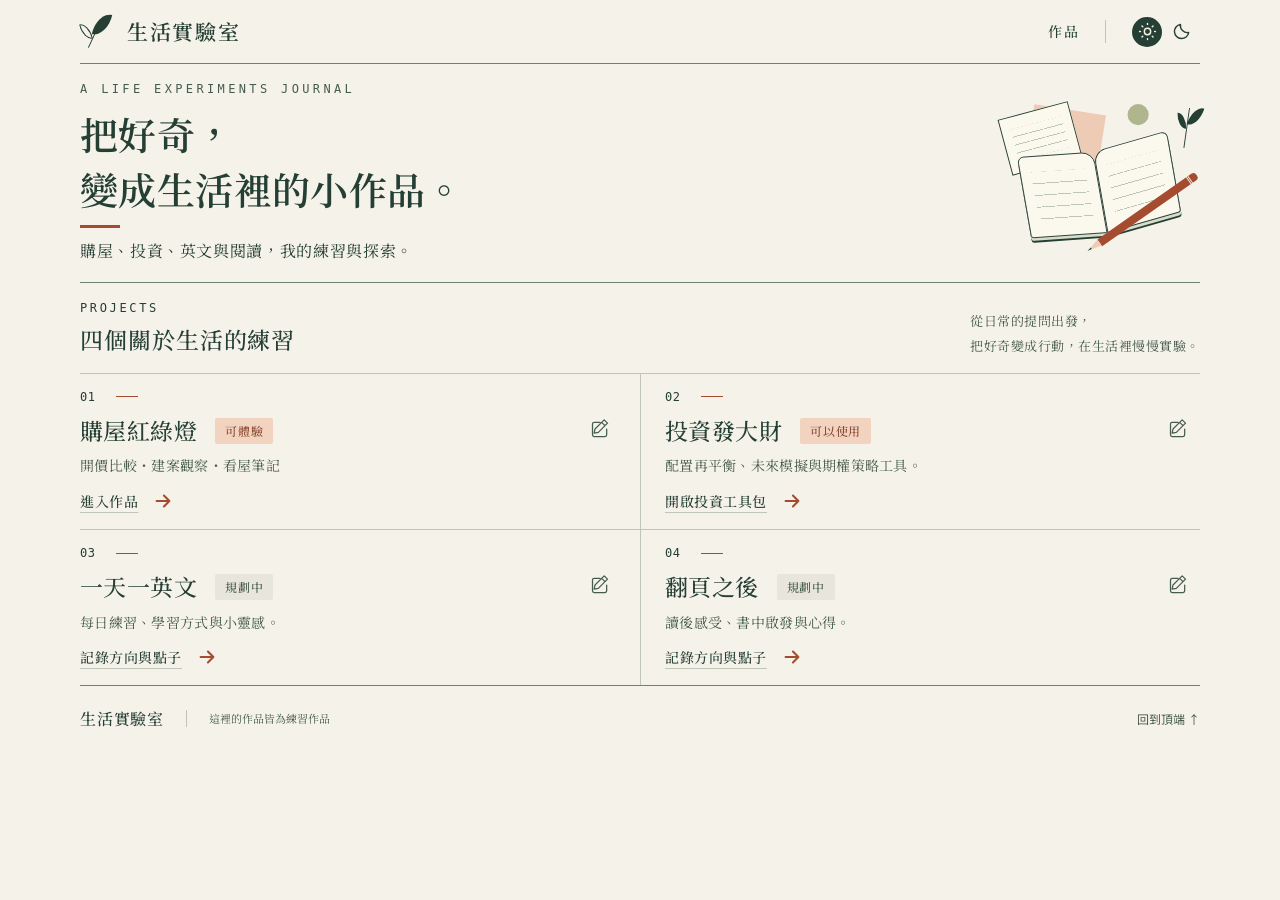
<file: index.html>
<!doctype html>
<html lang="zh-Hant">
<head>
  <meta charset="utf-8" />
  <meta name="viewport" content="width=device-width, initial-scale=1" />
  <meta name="theme-color" content="#f5f2e9" data-light="#f5f2e9" data-dark="#1c241f" />
  <meta name="description" content="生活實驗室，收錄購屋紅綠燈、投資發大財、一天一英文與翻頁之後等練習作品。把好奇，變成生活裡的小作品。" />
  <title>生活實驗室｜把好奇變成生活裡的小作品</title>
  <script src="assets/theme.js"></script>
  <link rel="stylesheet" href="assets/journal.css" />
  <link rel="stylesheet" href="assets/controls.css?v=20261019-2" />
</head>
<body>
  <a class="skip-link" href="#main">跳到主要內容</a>
  <header class="site-header">
    <div class="header-inner">
      <a class="brand" href="./" aria-label="生活實驗室首頁">
        <span class="leaf-mark" aria-hidden="true"><i></i><i></i><i></i></span>
        <span>生活實驗室</span>
      </a>
      <nav class="header-actions" aria-label="網站導覽">
        <a class="explore-link" href="#works">作品</a>
        <span class="nav-divider" aria-hidden="true"></span>
        <button class="theme-button" type="button" data-theme-toggle aria-label="切換至暗色模式" aria-pressed="false">
          <span class="mode-icon mode-light"><svg aria-hidden="true"><use href="assets/icons.svg#sun" /></svg></span>
          <span class="mode-icon mode-dark"><svg aria-hidden="true"><use href="assets/icons.svg#moon" /></svg></span>
          <span class="sr-only" data-theme-label>暗色</span>
        </button>
      </nav>
    </div>
  </header>
  <main id="main" class="site-main">
    <section class="hero" aria-labelledby="hero-title">
      <div class="hero-copy">
        <p class="eyebrow">A LIFE EXPERIMENTS JOURNAL</p>
        <h1 id="hero-title">把好奇，<br />變成生活裡的小作品。</h1>
        <span class="title-rule" aria-hidden="true"></span>
        <p class="hero-description">購屋、投資、英文與閱讀，<wbr />我的練習與探索。</p>
      </div>
      <div class="css-illustration" aria-hidden="true">
        <div class="illustration-scene">
          <span class="paper-slip slip-back"></span><span class="paper-slip slip-front"></span>
          <span class="little-sun"></span>
          <span class="sprout"><i></i><i></i></span>
          <div class="open-notebook"><span class="notebook-page page-left"></span><span class="notebook-page page-right"></span></div>
          <span class="pencil"><i></i></span>
        </div>
      </div>
    </section>
    <section id="works" class="works" aria-labelledby="works-title">
      <div class="section-heading">
        <div><p class="section-kicker">PROJECTS</p><h2 id="works-title">四個關於生活的練習</h2></div>
        <p class="section-description">從日常的提問出發，<br />把好奇變成行動，在生活裡慢慢實驗。</p>
      </div>
      <div class="works-grid">
        <article class="work-card home-card">
          <a class="project-entry-link" href="home-buying/" aria-labelledby="home-title" aria-describedby="home-description home-status">
          <span class="work-number">01</span>
          <div class="work-title-row"><h3 id="home-title">購屋紅綠燈</h3><span id="home-status" class="work-status available">可體驗</span></div>
          <p id="home-description" class="work-description">開價比較・建案觀察・看屋筆記</p>
          <span class="card-link"><span>進入作品</span><svg aria-hidden="true"><use href="assets/icons.svg#arrow" /></svg></span>
          </a>
          <a class="project-notes-link" href="home-buying/notes.html" aria-label="編輯購屋紅綠燈的專案筆記" title="編輯購屋紅綠燈的專案筆記"><svg aria-hidden="true"><use href="assets/icons.svg#note" /></svg></a>
        </article>
        <article class="work-card investment-card">
          <a class="project-entry-link" href="investment/" aria-labelledby="investment-title" aria-describedby="investment-description investment-status">
          <span class="work-number">02</span>
          <div class="work-title-row"><h3 id="investment-title">投資發大財</h3><span id="investment-status" class="work-status available">可以使用</span></div>
          <p id="investment-description" class="work-description">配置再平衡、未來模擬與期權策略工具。</p>
          <span class="card-link"><span>開啟投資工具包</span><svg aria-hidden="true"><use href="assets/icons.svg#arrow" /></svg></span>
          </a>
          <a class="project-notes-link" href="investment/notes.html" aria-label="編輯投資發大財的專案筆記" title="編輯投資發大財的專案筆記"><svg aria-hidden="true"><use href="assets/icons.svg#note" /></svg></a>
        </article>
        <article class="work-card english-card">
          <a class="project-entry-link" href="english/" aria-labelledby="english-title" aria-describedby="english-description english-status">
          <span class="work-number">03</span>
          <div class="work-title-row"><h3 id="english-title">一天一英文</h3><span id="english-status" class="work-status">規劃中</span></div>
          <p id="english-description" class="work-description">每日練習、學習方式與小靈感。</p>
          <span class="card-link"><span>記錄方向與點子</span><svg aria-hidden="true"><use href="assets/icons.svg#arrow" /></svg></span>
          </a>
          <a class="project-notes-link" href="english/" aria-label="編輯一天一英文的專案筆記" title="編輯一天一英文的專案筆記"><svg aria-hidden="true"><use href="assets/icons.svg#note" /></svg></a>
        </article>
        <article class="work-card reading-card">
          <a class="project-entry-link" href="reading/" aria-labelledby="reading-title" aria-describedby="reading-description reading-status">
          <span class="work-number">04</span>
          <div class="work-title-row"><h3 id="reading-title">翻頁之後</h3><span id="reading-status" class="work-status">規劃中</span></div>
          <p id="reading-description" class="work-description">讀後感受、書中啟發與心得。</p>
          <span class="card-link"><span>記錄方向與點子</span><svg aria-hidden="true"><use href="assets/icons.svg#arrow" /></svg></span>
          </a>
          <a class="project-notes-link" href="reading/" aria-label="編輯翻頁之後的專案筆記" title="編輯翻頁之後的專案筆記"><svg aria-hidden="true"><use href="assets/icons.svg#note" /></svg></a>
        </article>
      </div>
    </section>
  </main>
  <footer class="site-footer"><a href="./">生活實驗室</a><span class="footer-divider" aria-hidden="true"></span><p>這裡的作品皆為練習作品</p><a class="back-top" href="#main">回到頂端 ↑</a></footer>
</body>
</html>
</file>
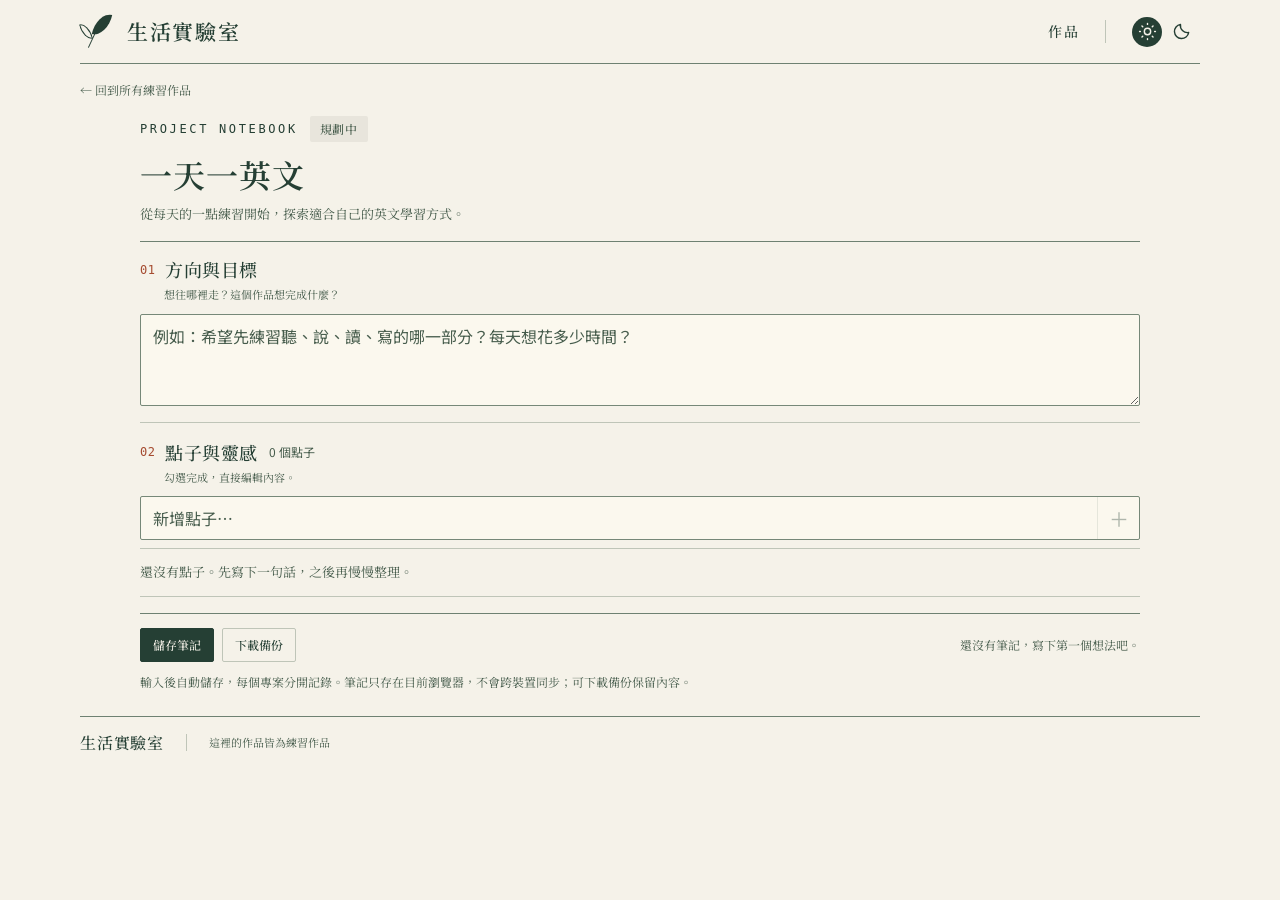
<file: english/index.html>
<!doctype html>
<html lang="zh-Hant">
<head>
  <meta charset="utf-8" />
  <meta name="viewport" content="width=device-width, initial-scale=1" />
  <meta name="theme-color" content="#f5f2e9" data-light="#f5f2e9" data-dark="#1c241f" />
  <meta name="description" content="一天一英文的專案點子本。記下方向與靈感，將零碎想法慢慢整理成作品。" />
  <title>一天一英文・專案點子本｜生活實驗室</title>
  <script src="../assets/theme.js"></script>
  <script type="module" src="../assets/planner.mjs"></script>
  <link rel="stylesheet" href="../assets/journal.css" />
  <link rel="stylesheet" href="../assets/controls.css?v=20261019-2" />
</head>
<body>
  <a class="skip-link" href="#main">跳到主要內容</a>
  <header class="site-header">
    <div class="header-inner">
      <a class="brand" href="../" aria-label="生活實驗室首頁">
        <span class="leaf-mark" aria-hidden="true"><i></i><i></i><i></i></span>
        <span>生活實驗室</span>
      </a>
      <nav class="header-actions" aria-label="網站導覽">
        <a class="explore-link" href="../#works">作品</a>
        <span class="nav-divider" aria-hidden="true"></span>
        <button class="theme-button" type="button" data-theme-toggle aria-label="切換至暗色模式" aria-pressed="false">
          <span class="mode-icon mode-light"><svg aria-hidden="true"><use href="../assets/icons.svg#sun" /></svg></span>
          <span class="mode-icon mode-dark"><svg aria-hidden="true"><use href="../assets/icons.svg#moon" /></svg></span>
          <span class="sr-only" data-theme-label>暗色</span>
        </button>
      </nav>
    </div>
  </header>
  <main id="main" class="site-main notebook-main">
    <a class="breadcrumb" href="../#works">← 回到所有練習作品</a>
    <article class="project-notebook" aria-labelledby="project-title">
      <header class="notebook-intro">
        <div class="notebook-meta"><p class="section-kicker">PROJECT NOTEBOOK</p><span class="work-status">規劃中</span></div>
        <h1 id="project-title">一天一英文</h1>
        <p class="notebook-lead">從每天的一點練習開始，探索適合自己的英文學習方式。</p>

      </header>
      <form class="notebook" data-project="english" data-project-title="一天一英文" aria-labelledby="notebook-title">
        <h2 id="notebook-title" class="sr-only">專案點子本</h2>
        <section class="direction-section" aria-labelledby="direction-title">
          <div class="notebook-section-heading"><h2 id="direction-title"><span class="field-index" aria-hidden="true">01</span><label for="planDirection">方向與目標</label></h2><p id="directionHint">想往哪裡走？這個作品想完成什麼？</p></div>
          <textarea id="planDirection" name="direction" rows="2" aria-describedby="directionHint" placeholder="例如：希望先練習聽、說、讀、寫的哪一部分？每天想花多少時間？" disabled></textarea>
        </section>
        <section class="ideas-section" aria-labelledby="ideas-title">
          <div class="notebook-section-heading"><div class="ideas-title-line"><h2 id="ideas-title"><span class="field-index" aria-hidden="true">02</span>點子與靈感</h2><span id="ideaCount" class="idea-count" aria-live="polite">0 個點子</span></div><p>勾選完成，直接編輯內容。</p></div>
          <p class="migration-note" id="migrationNote" hidden>既有文字已依換行整理成條列，舊版原始筆記仍保留。</p>
          <div class="idea-composer"><label class="sr-only" for="newIdea">新增點子</label><input id="newIdea" name="newIdea" type="text" placeholder="新增點子…" autocomplete="off" disabled /><button class="add-idea" type="button" id="addIdea" aria-label="新增點子" title="新增點子" disabled><span aria-hidden="true">＋</span></button></div>
          <ul class="idea-list" id="ideaList" aria-label="點子與靈感清單"></ul>
          <p class="idea-empty" id="ideaEmpty">還沒有點子。先寫下一句話，之後再慢慢整理。</p>
          <div id="ideaUndo" class="idea-undo" hidden><span>已刪除一則點子。</span><button type="button" id="undoDelete">復原</button></div>
        </section>
        <div class="notebook-toolbar"><button class="note-button note-save" type="submit" disabled>儲存筆記</button><button class="note-button" type="button" id="downloadNotes" disabled>下載備份</button><p class="save-status" id="saveStatus" role="status" aria-live="polite">正在開啟點子本…</p></div>
        <p class="notebook-storage">輸入後自動儲存，每個專案分開記錄。筆記只存在目前瀏覽器，不會跨裝置同步；可下載備份保留內容。</p>
        <noscript><p>請啟用 JavaScript，才能編輯與儲存筆記。</p></noscript>
      </form>
    </article>
  </main>
  <footer class="site-footer"><a href="../">生活實驗室</a><span class="footer-divider" aria-hidden="true"></span><p>這裡的作品皆為練習作品</p></footer>
</body>
</html>
</file>
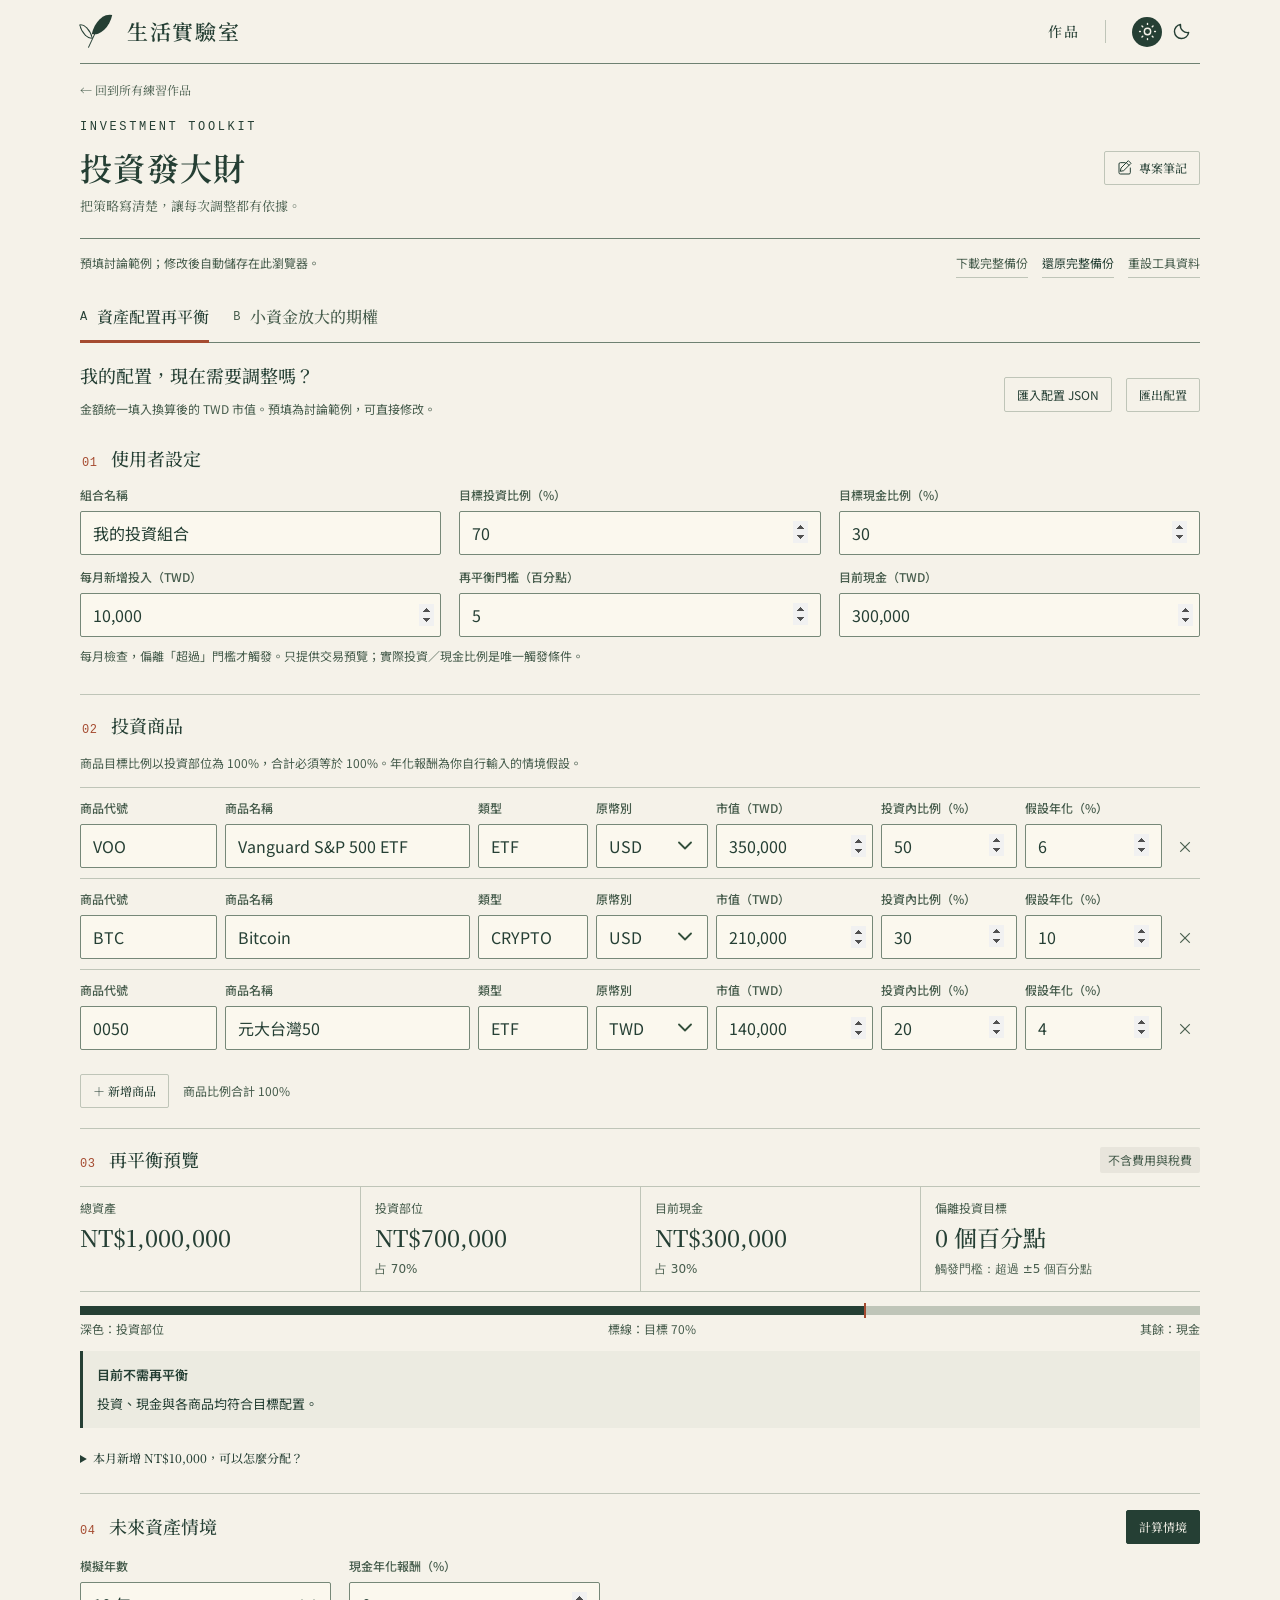
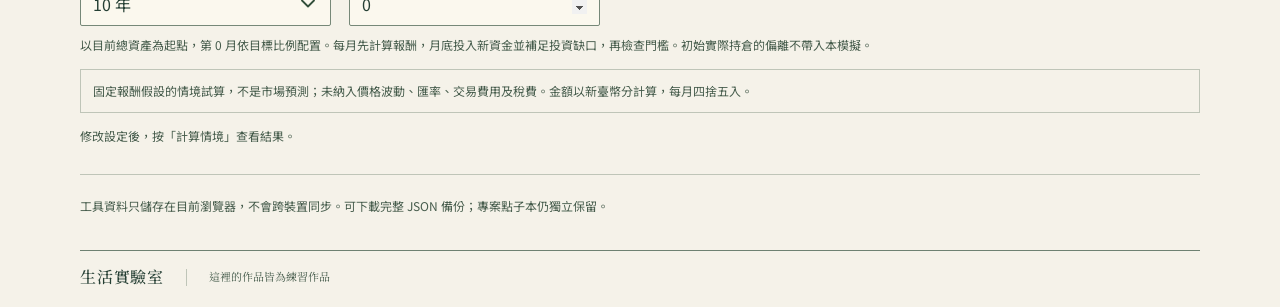
<file: investment/index.html>
<!doctype html>
<html lang="zh-Hant">
<head>
  <meta charset="utf-8" />
  <meta name="viewport" content="width=device-width, initial-scale=1" />
  <meta name="theme-color" content="#f5f2e9" data-light="#f5f2e9" data-dark="#1c241f" />
  <meta name="description" content="資產配置再平衡、未來報酬情境模擬與 QQQ 期權策略紀錄工具。" />
  <title>投資發大財・投資策略工具包｜生活實驗室</title>
  <script src="../assets/theme.js"></script>
  <script type="module" src="../assets/investment/app.mjs"></script>
  <link rel="stylesheet" href="../assets/journal.css" />
  <link rel="stylesheet" href="../assets/investment/toolkit.css" />
  <link rel="stylesheet" href="../assets/controls.css?v=20261019-2" />
</head>
<body>
  <a class="skip-link" href="#main">跳到主要內容</a>
  <header class="site-header">
    <div class="header-inner">
      <a class="brand" href="../" aria-label="生活實驗室首頁">
        <span class="leaf-mark" aria-hidden="true"><i></i><i></i><i></i></span>
        <span>生活實驗室</span>
      </a>
      <nav class="header-actions" aria-label="網站導覽">
        <a class="explore-link" href="../#works">作品</a>
        <span class="nav-divider" aria-hidden="true"></span>
        <button class="theme-button" type="button" data-theme-toggle aria-label="切換至暗色模式" aria-pressed="false">
          <span class="mode-icon mode-light"><svg aria-hidden="true"><use href="../assets/icons.svg#sun" /></svg></span>
          <span class="mode-icon mode-dark"><svg aria-hidden="true"><use href="../assets/icons.svg#moon" /></svg></span>
          <span class="sr-only" data-theme-label>暗色</span>
        </button>
      </nav>
    </div>
  </header>
  <main id="main" class="site-main toolkit-main">
    <a class="breadcrumb" href="../#works">← 回到所有練習作品</a>
    <header class="toolkit-intro">
      <div><p class="section-kicker">INVESTMENT TOOLKIT</p><h1>投資發大財</h1><p>把策略寫清楚，讓每次調整都有依據。</p></div>
      <a class="note-button" href="notes.html"><svg aria-hidden="true"><use href="../assets/icons.svg#note" /></svg>專案筆記</a>
    </header>
    <div class="utility-bar"><p id="storageStatus" role="status">正在讀取工具設定…</p><button type="button" class="text-button" id="backupAll">下載完整備份</button><label class="text-button file-label">還原完整備份<input id="restoreAll" type="file" accept=".json,application/json" /></label><button type="button" class="text-button" id="resetAll">重設工具資料</button></div>
    <nav class="tool-tabs" role="tablist" aria-label="投資工具">
      <button id="tab-allocation" role="tab" type="button" aria-selected="true" aria-controls="allocation">A <span>資產配置再平衡</span></button>
      <button id="tab-options" role="tab" type="button" aria-selected="false" aria-controls="options" tabindex="-1">B <span>小資金放大的期權</span></button>
    </nav>
    <section id="allocation" role="tabpanel" aria-labelledby="tab-allocation">
      <div class="section-top"><div><h2>我的配置，現在需要調整嗎？</h2><p class="help">金額統一填入換算後的 TWD 市值。預填為討論範例，可直接修改。</p></div><div class="actions"><label class="note-button file-label">匯入配置 JSON<input type="file" id="importPortfolio" accept=".json,application/json" /></label><button type="button" class="note-button" id="exportPortfolio">匯出配置</button></div></div>
      <p class="error-box" id="importError" role="alert" hidden></p>
      <form id="portfolioForm" novalidate>
        <fieldset class="tool-section"><legend><span class="field-index">01</span> 使用者設定</legend>
          <div class="settings-grid">
            <label>組合名稱<input name="name" maxlength="80" autocomplete="off" /></label>
            <label>目標投資比例（%）<input name="invest" type="number" min="0" max="100" step="1" required /></label>
            <label>目標現金比例（%）<input name="cash" type="number" min="0" max="100" step="1" required /></label>
            <div class="twd-field"><label for="monthlyContribution">每月新增投入（TWD）</label><div class="twd-control"><input id="monthlyContribution" name="monthly" type="text" inputmode="decimal" data-twd role="spinbutton" aria-valuemin="0" autocomplete="off" required /><input class="twd-native-stepper" type="number" step="1000" value="0" data-twd-native tabindex="-1" aria-hidden="true" /></div></div>
            <label>再平衡門檻（百分點）<input name="threshold" type="number" min="0" max="100" step="1" required /></label>
            <div class="twd-field"><label for="currentCash">目前現金（TWD）</label><div class="twd-control"><input id="currentCash" name="cashValue" type="text" inputmode="decimal" data-twd role="spinbutton" aria-valuemin="0" autocomplete="off" required /><input class="twd-native-stepper" type="number" step="1000" value="0" data-twd-native tabindex="-1" aria-hidden="true" /></div></div>
          </div>
          <p class="help">每月檢查，偏離「超過」門檻才觸發。只提供交易預覽；實際投資／現金比例是唯一觸發條件。</p>
        </fieldset>
        <fieldset class="tool-section"><legend><span class="field-index">02</span> 投資商品</legend>
          <p class="help">商品目標比例以投資部位為 100%，合計必須等於 100%。年化報酬為你自行輸入的情境假設。</p>
          <div id="assetEditor" class="asset-editor"></div>
          <div class="actions"><button class="note-button" type="button" id="addAsset">＋ 新增商品</button><span id="weightTotal" class="help"></span><button id="undoAsset" class="text-button" type="button" hidden>復原刪除</button></div>
        </fieldset>
      </form>
      <section class="tool-section preview-section" aria-labelledby="previewTitle">
        <div class="section-top"><h2 id="previewTitle"><span class="field-index">03</span> 再平衡預覽</h2><span class="chip">不含費用與稅費</span></div>
        <p id="portfolioError" class="error-box" role="alert" hidden></p>
        <div id="rebalanceOutput" aria-live="polite"></div>
      </section>
      <section class="tool-section" aria-labelledby="simulationTitle">
        <div class="section-top"><h2 id="simulationTitle"><span class="field-index">04</span> 未來資產情境</h2><button type="button" id="runSimulation" class="note-button note-save">計算情境</button></div>
        <div class="simulation-settings settings-grid">
          <label>模擬年數<select name="years" form="portfolioForm"><option value="5">5 年</option><option value="10">10 年</option><option value="20">20 年</option></select></label>
          <label>現金年化報酬（%）<input name="cashReturn" form="portfolioForm" type="number" min="-100" max="1000" step="1" /></label>
        </div>
        <p class="help">以目前總資產為起點，第 0 月依目標比例配置。每月先計算報酬，月底投入新資金並補足投資缺口，再檢查門檻。初始實際持倉的偏離不帶入本模擬。</p>
        <p class="assumption">固定報酬假設的情境試算，不是市場預測；未納入價格波動、匯率、交易費用及稅費。金額以新臺幣分計算，每月四捨五入。</p>
        <p id="simulationError" class="error-box" role="alert" hidden></p><p id="simulationStatus" class="help" role="status">修改設定後，按「計算情境」查看結果。</p>
        <div id="simulationOutput" hidden><div id="simulationSummary"></div><figure class="growth-figure"><svg id="growthChart" viewBox="0 0 900 300" role="img" aria-labelledby="chartTitle chartDesc"></svg><figcaption><span class="legend-dot total-dot"></span>情境總資產 <span class="legend-dot principal-dot"></span>累積本金</figcaption></figure><div class="actions"><button type="button" class="note-button" id="exportSimulation">下載逐月 CSV</button></div><details><summary>查看逐年數字</summary><div class="table-scroll"><table><caption class="sr-only">模擬每年底結果</caption><thead><tr><th>年數</th><th>總資產</th><th>總本金</th><th>情境損益</th><th>現金比例</th><th>當年再平衡</th></tr></thead><tbody id="yearlyRows"></tbody></table></div></details></div>
      </section>
    </section>
    <section id="options" role="tabpanel" aria-labelledby="tab-options" hidden>
      <div class="section-top"><div><h2>把進場條件與持倉規則放在一起。</h2><p class="help">觀察 NDX 或 QQQ，進場商品固定為標準 QQQ Call。第一版使用手動資料，僅在本頁檢查時顯示提醒。</p></div><span class="chip">手動更新行情</span></div>
      <form id="optionsForm" novalidate>
        <fieldset class="tool-section"><legend><span class="field-index">01</span> 觀察標的與進場訊號</legend>
          <div class="settings-grid">
            <label>訊號觀察標的<select name="symbol"><option value="NDX">Nasdaq-100（NDX）</option><option value="QQQ">QQQ ETF</option></select></label>
            <label>高點觀察期間<select name="lookback"><option value="20">20 個交易日</option><option value="60">60 個交易日</option><option value="252">252 個交易日</option></select></label>
            <label>從高點回落（%）<input name="drawdown" type="number" min="1" max="99.99" step="1" /></label>
            <label>高點資料來源<select name="mode"><option value="manual">手動填入高點</option><option value="csv">每日收盤 CSV</option></select></label>
          </div>
          <p class="help">20／60／252 個交易日約對應 1 個月／3 個月／1 年，提供不同觀察尺度，不代表特定期間比較準確。</p>
          <div id="manualHigh" class="settings-grid two-columns"><label>期間最高收盤價<input name="high" type="number" min="0.0001" step="any" /></label><label>最高收盤價日期<input name="highDate" type="date" /></label></div>
          <div id="csvHigh" hidden><div class="actions"><label class="note-button file-label">匯入收盤 CSV<input id="importCloses" type="file" accept=".csv,text/csv" /></label><button type="button" class="text-button" id="csvTemplate">下載格式範本</button></div><label>每日收盤資料<textarea name="history" rows="4" placeholder="date,close&#10;2026-01-02,100.25"></textarea></label><p class="help">只放所選標的資料，每個交易日一筆；需有足夠的已完成交易日，系統不會補齊缺漏。取報價美東日期之前最近 N 筆資料的最高收盤價，CSV 與現價須使用一致的價格口徑。</p></div>
          <div class="settings-grid two-columns"><label>觀察標的目前價格<input name="current" type="number" min="0.0001" step="any" /></label><label>目前價格的報價時間（本地時間）<input name="quoteTime" type="datetime-local" /></label></div>
          <p class="help">輸入價格時自動帶入本地當下時間，可依實際報價時間修改。手動高點的期間須自行核對。收盤前開啟本頁並更新價格後檢查；不會自動取得即時行情或背景推播。超過 15 分鐘的報價會標記為待更新。</p>
          <button type="button" id="checkSignal" class="note-button note-save">檢查進場條件</button>
          <p id="signalError" class="error-box" role="alert" hidden></p><div id="signalOutput" aria-live="polite"></div>
        </fieldset>
        <fieldset class="tool-section"><legend><span class="field-index">02</span> QQQ Call 合約參考</legend>
          <div class="settings-grid"><label>QQQ 現價（USD）<input name="qqq" type="number" min="0.0001" step="any" /></label><label>希望距到期日（曆日）<input name="days" type="number" min="1" max="1095" step="1" /></label><label>價外幅度（%）<input name="otm" type="number" min="0" max="100" step="1" /></label></div>
          <button type="button" id="checkContract" class="note-button">計算參考條件</button><p id="contractError" class="error-box" role="alert" hidden></p><div id="contractOutput" aria-live="polite"></div>
          <p class="help">提供日期與履約價搜尋起點；實際可交易合約、買賣價差及流動性須在券商確認。本工具沒有期權鏈，無法保證該日期或履約價有掛牌合約。</p>
        </fieldset>
        <fieldset class="tool-section"><legend><span class="field-index">03</span> 我的持倉與出場提醒</legend>
          <div class="settings-grid">
            <label>持倉口數<input name="contracts" type="number" min="1" max="10000" step="1" /></label><label>實際履約價（USD）<input name="strike" type="number" min="0.01" step="any" /></label><label>實際到期日<input name="expiration" type="date" /></label>
            <label>平均買入權利金（每股 USD）<input name="buy" type="number" min="0.01" step="any" /></label><label>目前權利金（每股 USD）<input name="premium" type="number" min="0" step="any" /></label><label>權利金報價時間（本地時間）<input name="premiumTime" type="datetime-local" /></label>
            <label>停利漲幅（%）<input name="take" type="number" min="1" step="1" /></label><label>停損跌幅（%）<input name="stop" type="number" min="1" max="100" step="1" /></label>
          </div>
          <button type="button" id="checkPosition" class="note-button note-save">檢查持倉</button><p id="positionError" class="error-box" role="alert" hidden></p><div id="positionOutput" aria-live="polite"></div>
          <p class="assumption">以一口 100 股的標準合約試算，未含費用；停損門檻不代表能以該價格成交。買入 Call 可能損失全部權利金，價格同時受時間與隱含波動率影響。到期前須自行確認平倉或行權安排。</p>
          <p class="help">輸入目前權利金時自動帶入本地當下時間，可依實際報價時間修改。停利賣出部分後，請更新剩餘口數；剩餘部位的出場規則尚未另設，需自行決定。</p>
        </fieldset>
      </form>
      <p class="help">策略設定來自本專案討論，尚未經歷史期權資料驗證。參考：<a class="inline-link" href="https://www.optionseducation.org/optionsoverview/leverage-risk" target="_blank" rel="noopener noreferrer">期權業協會：槓桿與風險</a>、<a class="inline-link" href="https://www.theocc.com/company-information/documents-and-archives/options-disclosure-document" target="_blank" rel="noopener noreferrer">OCC 期權風險說明</a>。</p>
    </section>
    <p class="local-note">工具資料只儲存在目前瀏覽器，不會跨裝置同步。可下載完整 JSON 備份；專案點子本仍獨立保留。</p>
    <noscript><p class="error-box">請啟用 JavaScript 才能計算與儲存。</p></noscript>
  </main>
  <footer class="site-footer"><a href="../">生活實驗室</a><span class="footer-divider" aria-hidden="true"></span><p>這裡的作品皆為練習作品</p></footer>
</body>
</html>
</file>
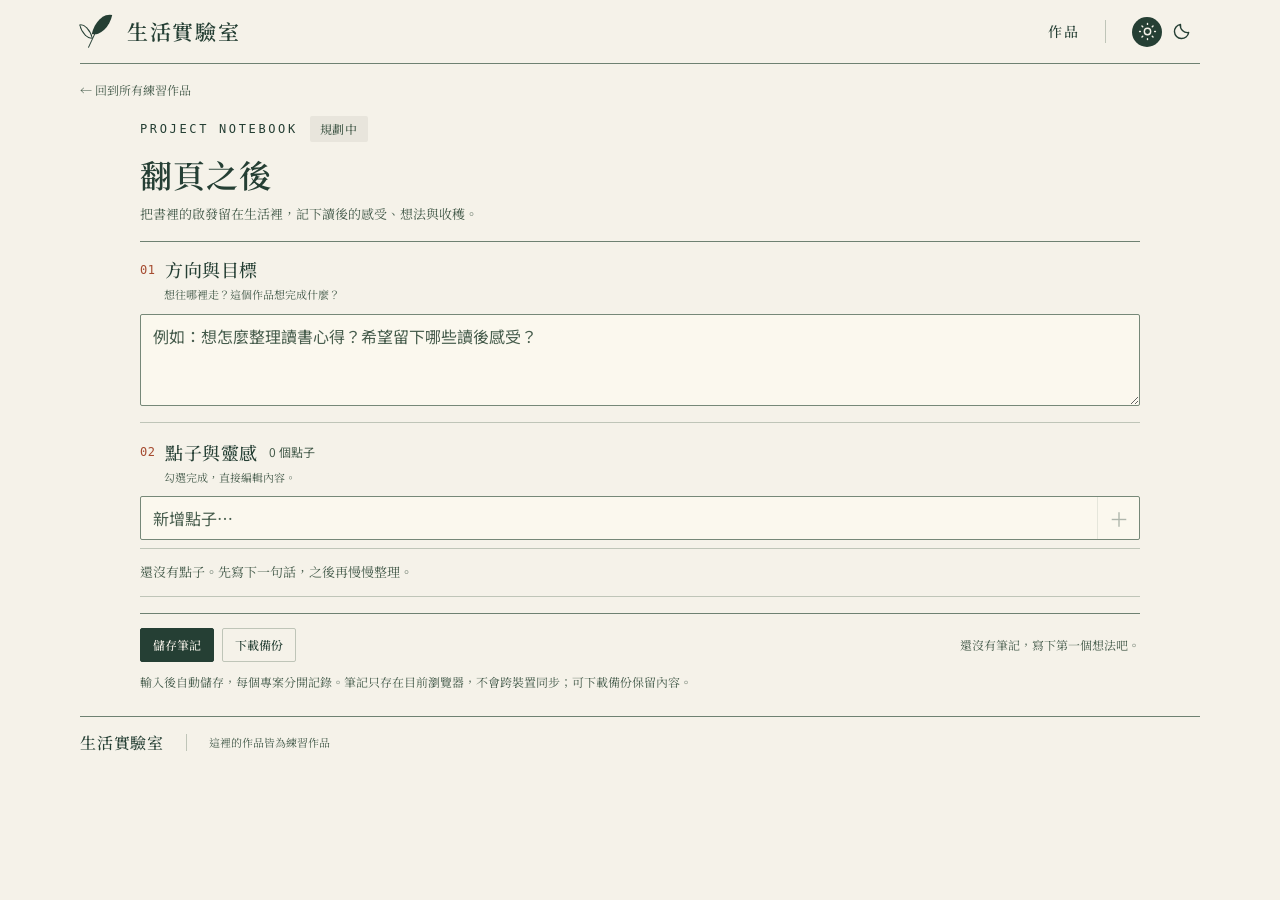
<file: reading/index.html>
<!doctype html>
<html lang="zh-Hant">
<head>
  <meta charset="utf-8" />
  <meta name="viewport" content="width=device-width, initial-scale=1" />
  <meta name="theme-color" content="#f5f2e9" data-light="#f5f2e9" data-dark="#1c241f" />
  <meta name="description" content="翻頁之後的專案點子本。記下方向與靈感，將零碎想法慢慢整理成作品。" />
  <title>翻頁之後・專案點子本｜生活實驗室</title>
  <script src="../assets/theme.js"></script>
  <script type="module" src="../assets/planner.mjs"></script>
  <link rel="stylesheet" href="../assets/journal.css" />
  <link rel="stylesheet" href="../assets/controls.css?v=20261019-2" />
</head>
<body>
  <a class="skip-link" href="#main">跳到主要內容</a>
  <header class="site-header">
    <div class="header-inner">
      <a class="brand" href="../" aria-label="生活實驗室首頁">
        <span class="leaf-mark" aria-hidden="true"><i></i><i></i><i></i></span>
        <span>生活實驗室</span>
      </a>
      <nav class="header-actions" aria-label="網站導覽">
        <a class="explore-link" href="../#works">作品</a>
        <span class="nav-divider" aria-hidden="true"></span>
        <button class="theme-button" type="button" data-theme-toggle aria-label="切換至暗色模式" aria-pressed="false">
          <span class="mode-icon mode-light"><svg aria-hidden="true"><use href="../assets/icons.svg#sun" /></svg></span>
          <span class="mode-icon mode-dark"><svg aria-hidden="true"><use href="../assets/icons.svg#moon" /></svg></span>
          <span class="sr-only" data-theme-label>暗色</span>
        </button>
      </nav>
    </div>
  </header>
  <main id="main" class="site-main notebook-main">
    <a class="breadcrumb" href="../#works">← 回到所有練習作品</a>
    <article class="project-notebook" aria-labelledby="project-title">
      <header class="notebook-intro">
        <div class="notebook-meta"><p class="section-kicker">PROJECT NOTEBOOK</p><span class="work-status">規劃中</span></div>
        <h1 id="project-title">翻頁之後</h1>
        <p class="notebook-lead">把書裡的啟發留在生活裡，記下讀後的感受、想法與收穫。</p>

      </header>
      <form class="notebook" data-project="reading" data-project-title="翻頁之後" aria-labelledby="notebook-title">
        <h2 id="notebook-title" class="sr-only">專案點子本</h2>
        <section class="direction-section" aria-labelledby="direction-title">
          <div class="notebook-section-heading"><h2 id="direction-title"><span class="field-index" aria-hidden="true">01</span><label for="planDirection">方向與目標</label></h2><p id="directionHint">想往哪裡走？這個作品想完成什麼？</p></div>
          <textarea id="planDirection" name="direction" rows="2" aria-describedby="directionHint" placeholder="例如：想怎麼整理讀書心得？希望留下哪些讀後感受？" disabled></textarea>
        </section>
        <section class="ideas-section" aria-labelledby="ideas-title">
          <div class="notebook-section-heading"><div class="ideas-title-line"><h2 id="ideas-title"><span class="field-index" aria-hidden="true">02</span>點子與靈感</h2><span id="ideaCount" class="idea-count" aria-live="polite">0 個點子</span></div><p>勾選完成，直接編輯內容。</p></div>
          <p class="migration-note" id="migrationNote" hidden>既有文字已依換行整理成條列，舊版原始筆記仍保留。</p>
          <div class="idea-composer"><label class="sr-only" for="newIdea">新增點子</label><input id="newIdea" name="newIdea" type="text" placeholder="新增點子…" autocomplete="off" disabled /><button class="add-idea" type="button" id="addIdea" aria-label="新增點子" title="新增點子" disabled><span aria-hidden="true">＋</span></button></div>
          <ul class="idea-list" id="ideaList" aria-label="點子與靈感清單"></ul>
          <p class="idea-empty" id="ideaEmpty">還沒有點子。先寫下一句話，之後再慢慢整理。</p>
          <div id="ideaUndo" class="idea-undo" hidden><span>已刪除一則點子。</span><button type="button" id="undoDelete">復原</button></div>
        </section>
        <div class="notebook-toolbar"><button class="note-button note-save" type="submit" disabled>儲存筆記</button><button class="note-button" type="button" id="downloadNotes" disabled>下載備份</button><p class="save-status" id="saveStatus" role="status" aria-live="polite">正在開啟點子本…</p></div>
        <p class="notebook-storage">輸入後自動儲存，每個專案分開記錄。筆記只存在目前瀏覽器，不會跨裝置同步；可下載備份保留內容。</p>
        <noscript><p>請啟用 JavaScript，才能編輯與儲存筆記。</p></noscript>
      </form>
    </article>
  </main>
  <footer class="site-footer"><a href="../">生活實驗室</a><span class="footer-divider" aria-hidden="true"></span><p>這裡的作品皆為練習作品</p></footer>
</body>
</html>
</file>
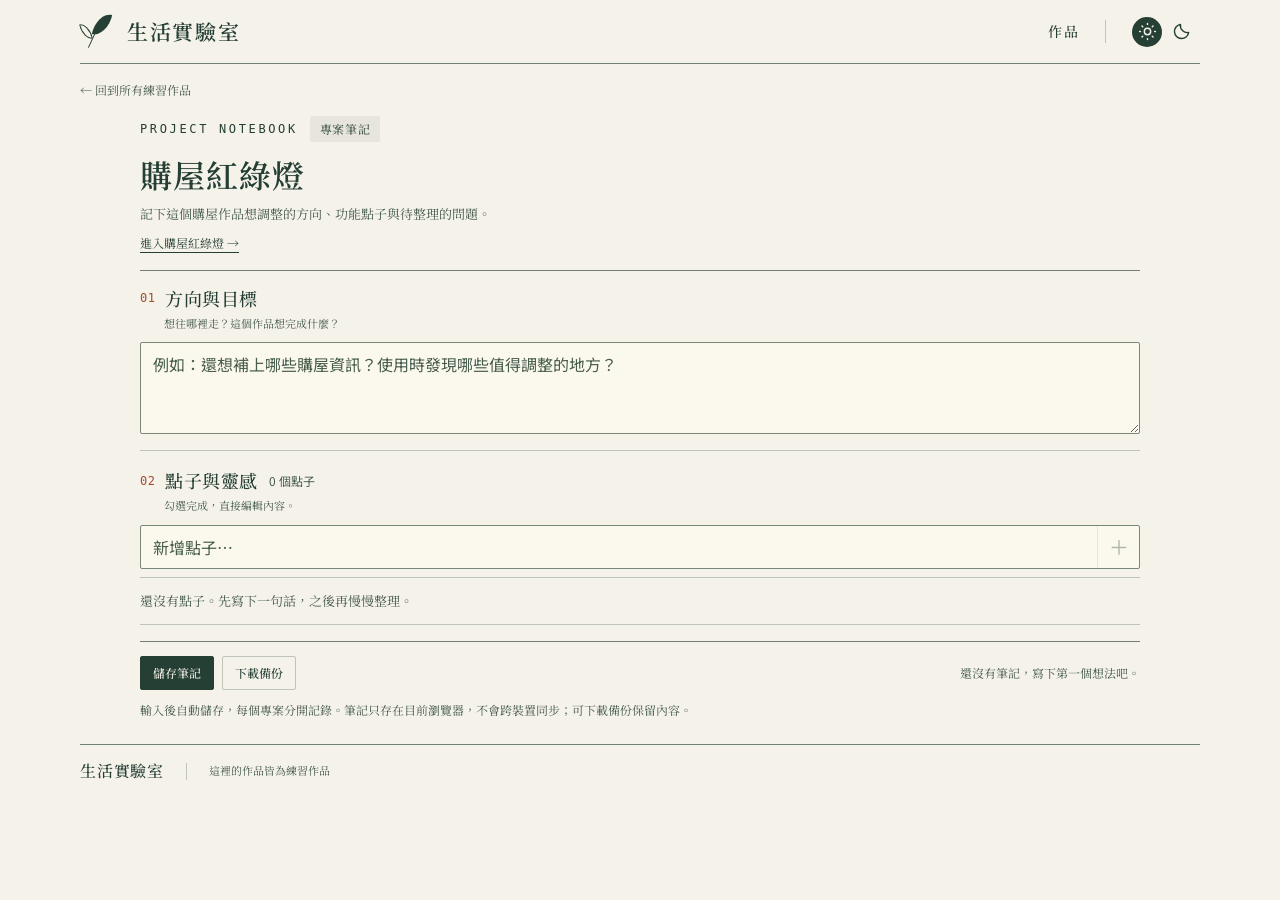
<file: home-buying/notes.html>
<!doctype html>
<html lang="zh-Hant">
<head>
  <meta charset="utf-8" />
  <meta name="viewport" content="width=device-width, initial-scale=1" />
  <meta name="theme-color" content="#f5f2e9" data-light="#f5f2e9" data-dark="#1c241f" />
  <meta name="description" content="購屋紅綠燈的專案點子本。記下方向與靈感，將零碎想法慢慢整理成作品。" />
  <title>購屋紅綠燈・專案點子本｜生活實驗室</title>
  <script src="../assets/theme.js"></script>
  <script type="module" src="../assets/planner.mjs"></script>
  <link rel="stylesheet" href="../assets/journal.css" />
  <link rel="stylesheet" href="../assets/controls.css?v=20261019-2" />
</head>
<body>
  <a class="skip-link" href="#main">跳到主要內容</a>
  <header class="site-header">
    <div class="header-inner">
      <a class="brand" href="../" aria-label="生活實驗室首頁">
        <span class="leaf-mark" aria-hidden="true"><i></i><i></i><i></i></span>
        <span>生活實驗室</span>
      </a>
      <nav class="header-actions" aria-label="網站導覽">
        <a class="explore-link" href="../#works">作品</a>
        <span class="nav-divider" aria-hidden="true"></span>
        <button class="theme-button" type="button" data-theme-toggle aria-label="切換至暗色模式" aria-pressed="false">
          <span class="mode-icon mode-light"><svg aria-hidden="true"><use href="../assets/icons.svg#sun" /></svg></span>
          <span class="mode-icon mode-dark"><svg aria-hidden="true"><use href="../assets/icons.svg#moon" /></svg></span>
          <span class="sr-only" data-theme-label>暗色</span>
        </button>
      </nav>
    </div>
  </header>
  <main id="main" class="site-main notebook-main">
    <a class="breadcrumb" href="../#works">← 回到所有練習作品</a>
    <article class="project-notebook" aria-labelledby="project-title">
      <header class="notebook-intro">
        <div class="notebook-meta"><p class="section-kicker">PROJECT NOTEBOOK</p><span class="work-status">專案筆記</span></div>
        <h1 id="project-title">購屋紅綠燈</h1>
        <p class="notebook-lead">記下這個購屋作品想調整的方向、功能點子與待整理的問題。</p>
        <a class="return-project" href="./">進入購屋紅綠燈 →</a>
      </header>
      <form class="notebook" data-project="home-buying" data-project-title="購屋紅綠燈" aria-labelledby="notebook-title">
        <h2 id="notebook-title" class="sr-only">專案點子本</h2>
        <section class="direction-section" aria-labelledby="direction-title">
          <div class="notebook-section-heading"><h2 id="direction-title"><span class="field-index" aria-hidden="true">01</span><label for="planDirection">方向與目標</label></h2><p id="directionHint">想往哪裡走？這個作品想完成什麼？</p></div>
          <textarea id="planDirection" name="direction" rows="2" aria-describedby="directionHint" placeholder="例如：還想補上哪些購屋資訊？使用時發現哪些值得調整的地方？" disabled></textarea>
        </section>
        <section class="ideas-section" aria-labelledby="ideas-title">
          <div class="notebook-section-heading"><div class="ideas-title-line"><h2 id="ideas-title"><span class="field-index" aria-hidden="true">02</span>點子與靈感</h2><span id="ideaCount" class="idea-count" aria-live="polite">0 個點子</span></div><p>勾選完成，直接編輯內容。</p></div>
          <p class="migration-note" id="migrationNote" hidden>既有文字已依換行整理成條列，舊版原始筆記仍保留。</p>
          <div class="idea-composer"><label class="sr-only" for="newIdea">新增點子</label><input id="newIdea" name="newIdea" type="text" placeholder="新增點子…" autocomplete="off" disabled /><button class="add-idea" type="button" id="addIdea" aria-label="新增點子" title="新增點子" disabled><span aria-hidden="true">＋</span></button></div>
          <ul class="idea-list" id="ideaList" aria-label="點子與靈感清單"></ul>
          <p class="idea-empty" id="ideaEmpty">還沒有點子。先寫下一句話，之後再慢慢整理。</p>
          <div id="ideaUndo" class="idea-undo" hidden><span>已刪除一則點子。</span><button type="button" id="undoDelete">復原</button></div>
        </section>
        <div class="notebook-toolbar"><button class="note-button note-save" type="submit" disabled>儲存筆記</button><button class="note-button" type="button" id="downloadNotes" disabled>下載備份</button><p class="save-status" id="saveStatus" role="status" aria-live="polite">正在開啟點子本…</p></div>
        <p class="notebook-storage">輸入後自動儲存，每個專案分開記錄。筆記只存在目前瀏覽器，不會跨裝置同步；可下載備份保留內容。</p>
        <noscript><p>請啟用 JavaScript，才能編輯與儲存筆記。</p></noscript>
      </form>
    </article>
  </main>
  <footer class="site-footer"><a href="../">生活實驗室</a><span class="footer-divider" aria-hidden="true"></span><p>這裡的作品皆為練習作品</p></footer>
</body>
</html>
</file>
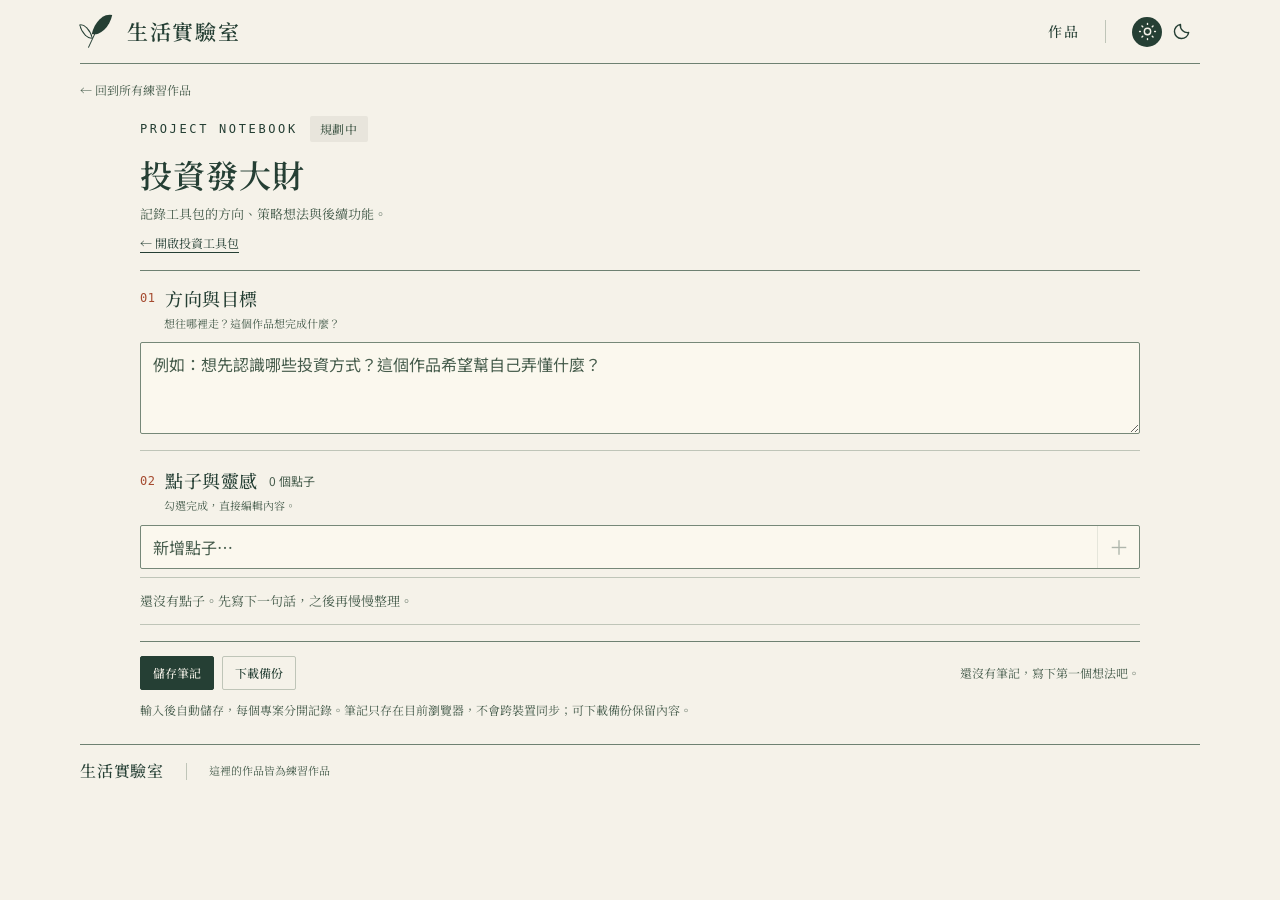
<file: investment/notes.html>
<!doctype html>
<html lang="zh-Hant">
<head>
  <meta charset="utf-8" />
  <meta name="viewport" content="width=device-width, initial-scale=1" />
  <meta name="theme-color" content="#f5f2e9" data-light="#f5f2e9" data-dark="#1c241f" />
  <meta name="description" content="投資發大財的專案點子本。記下方向與靈感，將零碎想法慢慢整理成作品。" />
  <title>投資發大財・專案點子本｜生活實驗室</title>
  <script src="../assets/theme.js"></script>
  <script type="module" src="../assets/planner.mjs"></script>
  <link rel="stylesheet" href="../assets/journal.css" />
  <link rel="stylesheet" href="../assets/controls.css?v=20261019-2" />
</head>
<body>
  <a class="skip-link" href="#main">跳到主要內容</a>
  <header class="site-header">
    <div class="header-inner">
      <a class="brand" href="../" aria-label="生活實驗室首頁">
        <span class="leaf-mark" aria-hidden="true"><i></i><i></i><i></i></span>
        <span>生活實驗室</span>
      </a>
      <nav class="header-actions" aria-label="網站導覽">
        <a class="explore-link" href="../#works">作品</a>
        <span class="nav-divider" aria-hidden="true"></span>
        <button class="theme-button" type="button" data-theme-toggle aria-label="切換至暗色模式" aria-pressed="false">
          <span class="mode-icon mode-light"><svg aria-hidden="true"><use href="../assets/icons.svg#sun" /></svg></span>
          <span class="mode-icon mode-dark"><svg aria-hidden="true"><use href="../assets/icons.svg#moon" /></svg></span>
          <span class="sr-only" data-theme-label>暗色</span>
        </button>
      </nav>
    </div>
  </header>
  <main id="main" class="site-main notebook-main">
    <a class="breadcrumb" href="../#works">← 回到所有練習作品</a>
    <article class="project-notebook" aria-labelledby="project-title">
      <header class="notebook-intro">
        <div class="notebook-meta"><p class="section-kicker">PROJECT NOTEBOOK</p><span class="work-status">規劃中</span></div>
        <h1 id="project-title">投資發大財</h1>
        <p class="notebook-lead">記錄工具包的方向、策略想法與後續功能。</p>
        <a class="return-project" href="./">← 開啟投資工具包</a>

      </header>
      <form class="notebook" data-project="investment" data-project-title="投資發大財" aria-labelledby="notebook-title">
        <h2 id="notebook-title" class="sr-only">專案點子本</h2>
        <section class="direction-section" aria-labelledby="direction-title">
          <div class="notebook-section-heading"><h2 id="direction-title"><span class="field-index" aria-hidden="true">01</span><label for="planDirection">方向與目標</label></h2><p id="directionHint">想往哪裡走？這個作品想完成什麼？</p></div>
          <textarea id="planDirection" name="direction" rows="2" aria-describedby="directionHint" placeholder="例如：想先認識哪些投資方式？這個作品希望幫自己弄懂什麼？" disabled></textarea>
        </section>
        <section class="ideas-section" aria-labelledby="ideas-title">
          <div class="notebook-section-heading"><div class="ideas-title-line"><h2 id="ideas-title"><span class="field-index" aria-hidden="true">02</span>點子與靈感</h2><span id="ideaCount" class="idea-count" aria-live="polite">0 個點子</span></div><p>勾選完成，直接編輯內容。</p></div>
          <p class="migration-note" id="migrationNote" hidden>既有文字已依換行整理成條列，舊版原始筆記仍保留。</p>
          <div class="idea-composer"><label class="sr-only" for="newIdea">新增點子</label><input id="newIdea" name="newIdea" type="text" placeholder="新增點子…" autocomplete="off" disabled /><button class="add-idea" type="button" id="addIdea" aria-label="新增點子" title="新增點子" disabled><span aria-hidden="true">＋</span></button></div>
          <ul class="idea-list" id="ideaList" aria-label="點子與靈感清單"></ul>
          <p class="idea-empty" id="ideaEmpty">還沒有點子。先寫下一句話，之後再慢慢整理。</p>
          <div id="ideaUndo" class="idea-undo" hidden><span>已刪除一則點子。</span><button type="button" id="undoDelete">復原</button></div>
        </section>
        <div class="notebook-toolbar"><button class="note-button note-save" type="submit" disabled>儲存筆記</button><button class="note-button" type="button" id="downloadNotes" disabled>下載備份</button><p class="save-status" id="saveStatus" role="status" aria-live="polite">正在開啟點子本…</p></div>
        <p class="notebook-storage">輸入後自動儲存，每個專案分開記錄。筆記只存在目前瀏覽器，不會跨裝置同步；可下載備份保留內容。</p>
        <noscript><p>請啟用 JavaScript，才能編輯與儲存筆記。</p></noscript>
      </form>
    </article>
  </main>
  <footer class="site-footer"><a href="../">生活實驗室</a><span class="footer-divider" aria-hidden="true"></span><p>這裡的作品皆為練習作品</p></footer>
</body>
</html>
</file>
<file: assets/journal.css>
@import url('https://fonts.googleapis.com/css2?family=Noto+Sans+TC:wght@400;500;600&family=Noto+Serif+TC:wght@400;500;600;700&display=swap');

:root {
  color-scheme: light;
  --paper: #f5f2e9;
  --ink: #253f34;
  --muted: #465c4c;
  --rule: #bfc5b8;
  --strong-rule: #6e8172;
  --accent: #a54b30;
  --hover: #ecebe1;
  --badge: #e8e5dc;
  --available: #f2d3c0;
  --available-ink: #88472f;
  --art-page: #fbf8ee;
  --art-shadow: #d7ddc9;
  --art-slip: #edcbb5;
  --art-sun: #afb58c;
  --serif: 'Noto Serif TC', 'Songti TC', 'PMingLiU', serif;
}
:root[data-theme="dark"] {
  color-scheme: dark;
  --paper: #1c241f;
  --ink: #f0f3e7;
  --muted: #c2cebd;
  --rule: #637663;
  --strong-rule: #7d927c;
  --accent: #e5a083;
  --hover: #242f26;
  --badge: #344035;
  --available: #564135;
  --available-ink: #f3bd9c;
  --art-page: #303f32;
  --art-shadow: #58654a;
  --art-slip: #795744;
  --art-sun: #9da577;
}
* { box-sizing: border-box; }
html { scroll-behavior: smooth; scroll-padding-top: 24px; }
body { margin: 0; background: var(--paper); color: var(--ink); font-family: 'Noto Sans TC', system-ui, sans-serif; -webkit-font-smoothing: antialiased; }
a { color: inherit; text-decoration: none; }
button { font: inherit; cursor: pointer; }
svg { width: 22px; height: 22px; display: block; }
[hidden] { display: none !important; }
::selection { background: var(--available); color: var(--ink); }
:focus-visible { outline: 2px solid var(--accent); outline-offset: 5px; }
.sr-only { position: absolute; width: 1px; height: 1px; margin: -1px; padding: 0; overflow: hidden; clip-path: inset(50%); white-space: nowrap; border: 0; }
.skip-link { position: fixed; z-index: 10; left: 12px; top: 10px; padding: 10px 18px; background: var(--paper); border: 1px solid var(--ink); transform: translateY(-160%); }
.skip-link:focus { transform: translateY(0); }
.site-header, .site-main, .site-footer { width: min(1120px, calc(100% - 96px)); margin-inline: auto; }
.header-inner { height: 64px; display: flex; justify-content: space-between; align-items: center; gap: 20px; border-bottom: 1px solid var(--strong-rule); }
.brand { display: inline-flex; align-items: center; gap: 16px; font: 600 21px/1.5 var(--serif); letter-spacing: .08em; white-space: nowrap; }
.leaf-mark { position: relative; display: block; width: 31px; height: 37px; flex-shrink: 0; }
.leaf-mark i { position: absolute; display: block; }
.leaf-mark i:first-child { left: 14px; top: 7px; width: 1px; height: 29px; background: var(--ink); transform: rotate(25deg); }
.leaf-mark i:nth-child(2) { left: 14px; top: 0; width: 16px; height: 23px; border-radius: 100% 0 100% 0; background: var(--ink); transform: rotate(12deg); }
.leaf-mark i:nth-child(3) { left: 1px; top: 10px; width: 10px; height: 17px; border: 1px solid var(--ink); border-radius: 0 100% 0 100%; transform: rotate(-15deg); }
.header-actions { display: flex; align-items: center; gap: 22px; }
.explore-link { padding: 10px 4px; font: 500 14px/1.5 var(--serif); letter-spacing: .1em; }
.explore-link:hover { color: var(--accent); }
.nav-divider { width: 1px; height: 23px; background: var(--rule); }
.theme-button { display: inline-flex; gap: 4px; align-items: center; justify-content: center; min-height: 44px; padding: 4px; color: var(--ink); background: transparent; border: 0; border-radius: 30px; }
.mode-icon { display: grid; place-items: center; width: 30px; height: 30px; border-radius: 50%; }
.mode-icon svg { width: 19px; height: 19px; }
.mode-light { color: var(--paper); background: var(--ink); }
:root[data-theme="dark"] .mode-light { color: var(--ink); background: transparent; }
:root[data-theme="dark"] .mode-dark { color: var(--paper); background: var(--ink); }
/* A compact editorial introduction keeps the project tools close at hand. */
.hero { position: relative; display: grid; grid-template-columns: minmax(0, 1fr) 220px; align-items: center; gap: 20px; min-height: 210px; padding: 16px 0; border-bottom: 1px solid var(--strong-rule); }
.eyebrow { margin: 0 0 8px; color: var(--muted); font: 400 12px/1.5 ui-monospace, monospace; letter-spacing: .28em; }
.hero h1 { margin: 0; font: 600 clamp(28px, 3vw, 38px)/1.45 var(--serif); letter-spacing: .01em; }
.title-rule { display: block; width: 40px; height: 3px; margin-top: 9px; background: var(--accent); }
.hero-description { margin: 9px 0 0; font: 400 16px/1.8 var(--serif); letter-spacing: .04em; }
/* The illustration uses only CSS shapes: paper slips, an open notebook, a pencil and a sprout. */
.css-illustration { width: 220px; height: 158px; position: relative; justify-self: end; }
.illustration-scene { position: absolute; inset: 0; width: 240px; height: 172px; transform: scale(.9167); transform-origin: top left; }
.paper-slip { position: absolute; display: block; width: 79px; height: 63px; top: 17px; }
.slip-back { left: 54px; transform: rotate(9deg); background: var(--art-slip); }
.slip-front { left: 26px; transform: rotate(-15deg); border: 1px solid var(--ink); background: var(--art-page); }
.slip-front::after { content: ''; position: absolute; inset: 13px 10px; background: repeating-linear-gradient(to bottom, transparent 0 8px, var(--rule) 8px 9px); }
.little-sun { position: absolute; top: 11px; left: 161px; width: 23px; height: 23px; border-radius: 50%; background: var(--art-sun); }
.sprout { position: absolute; top: 15px; right: 14px; height: 44px; width: 1px; background: var(--ink); transform: rotate(8deg); }
.sprout i { position: absolute; width: 13px; height: 22px; background: var(--ink); }
.sprout i:first-child { left: 0; top: -4px; border-radius: 100% 0 100% 0; transform: rotate(10deg); transform-origin: bottom left; }
.sprout i:last-child { right: 1px; top: 6px; width: 10px; height: 17px; border-radius: 0 100% 0 100%; transform: rotate(-6deg); transform-origin: bottom right; }
.open-notebook { position: absolute; width: 166px; height: 95px; left: 48px; top: 58px; transform: rotate(-10deg); }
.notebook-page { position: absolute; top: 0; width: 83px; height: 90px; background: var(--art-page); border: 1px solid var(--ink); box-shadow: 0 3px 0 var(--art-shadow), 0 5px 0 var(--ink); }
.page-left { left: 0; border-radius: 7px 13px 1px 3px; transform: skewY(6deg); }
.page-right { right: 0; border-radius: 13px 7px 3px 1px; transform: skewY(-6deg); }
.notebook-page::after { content: ''; position: absolute; top: 17px; bottom: 10px; left: 11px; right: 11px; background: repeating-linear-gradient(to bottom, transparent 0 12px, var(--rule) 12px 13px); }
.pencil { position: absolute; width: 129px; height: 9px; top: 121px; left: 119px; border-radius: 0 4px 4px 0; background: var(--accent); transform: rotate(-35deg); }
.pencil::before { content: ''; position: absolute; top: 0; left: -15px; border-top: 4.5px solid transparent; border-bottom: 4.5px solid transparent; border-right: 15px solid var(--art-slip); }
.pencil::after { content: ''; position: absolute; left: -16px; top: 3px; border-top: 1.5px solid transparent; border-bottom: 1.5px solid transparent; border-right: 5px solid var(--ink); }
.pencil i { position: absolute; right: 8px; top: 0; height: 9px; width: 3px; border-inline: 1px solid var(--art-page); }
.section-heading { display: flex; align-items: end; justify-content: space-between; gap: 24px; padding: 16px 0 14px; }
.section-kicker { margin: 0; font: 500 12px/1.5 ui-monospace, monospace; letter-spacing: .22em; }
.section-heading h2 { margin: 5px 0 0; font: 500 23px/1.6 var(--serif); letter-spacing: .04em; }
.section-description { margin: 0; color: var(--muted); font: 400 13px/1.9 var(--serif); letter-spacing: .04em; }
.works-grid { display: grid; grid-template-columns: repeat(2, minmax(0, 1fr)); border-top: 1px solid var(--rule); }
.work-card { display: grid; position: relative; min-width: 0; transition: background-color .18s; }
.work-card:nth-child(even) { border-left: 1px solid var(--rule); }
.project-entry-link { display: block; min-width: 0; padding: 14px 58px 14px 0; }
.work-card:nth-child(even) .project-entry-link { padding-left: 24px; padding-right: 46px; }
.project-notes-link { position: absolute; top: 33px; right: 18px; display: grid; place-items: center; width: 44px; height: 44px; color: var(--muted); border: 1px solid transparent; border-radius: 3px; }
.work-card:nth-child(even) .project-notes-link { right: 0; }
.project-notes-link svg { width: 20px; height: 20px; }
.project-notes-link:hover { color: var(--accent); border-color: var(--rule); background: var(--paper); }
.work-card:nth-child(n+3) { border-top: 1px solid var(--rule); }
.work-card:hover { background: var(--hover); }
.project-entry-link:focus-visible { outline-offset: -3px; }
.work-number { display: flex; align-items: center; gap: 20px; margin-bottom: 8px; font: 400 12px/1.5 ui-monospace, monospace; letter-spacing: .05em; }
.work-number::after { content: ''; display: block; width: 22px; height: 1px; background: var(--accent); }
.work-title-row { display: flex; align-items: center; flex-wrap: wrap; gap: 12px 18px; }
.work-title-row h3 { margin: 0; font: 500 23px/1.5 var(--serif); letter-spacing: .02em; }
.work-status { display: inline-block; padding: 4px 10px; border-radius: 2px; background: var(--badge); color: var(--muted); font: 500 12px/1.5 var(--serif); letter-spacing: .05em; }
.work-status.available { background: var(--available); color: var(--available-ink); }
.work-description { margin: 6px 0 9px; color: var(--muted); font: 400 14px/1.7 var(--serif); letter-spacing: .02em; }
.card-link { display: inline-flex; gap: 14px; align-items: center; min-height: 28px; font: 500 14px/1.5 var(--serif); letter-spacing: .04em; }
.card-link > span { text-decoration: underline; text-decoration-color: var(--rule); text-underline-offset: 5px; text-decoration-thickness: 1px; }
.card-link svg { width: 22px; height: 22px; color: var(--accent); transition: transform .18s; }
.work-card:hover .card-link svg { transform: translateX(3px); }
.site-footer { display: flex; align-items: center; gap: 22px; padding: 14px 0 18px; border-top: 1px solid var(--strong-rule); }
.site-footer > a:first-child { font: 500 16px/1.5 var(--serif); letter-spacing: .05em; }
.footer-divider { width: 1px; height: 17px; background: var(--rule); }
.site-footer p { margin: 0; color: var(--muted); font: 400 11px/1.8 var(--serif); }
.back-top { margin-left: auto; padding: 10px 0; color: var(--muted); font-size: 12px; }
/* Compact notebook tools share the homepage's paper, ink and fine rules. */
.notebook-main { padding-top: 12px; }
.breadcrumb { display: inline-block; padding: 4px 0; color: var(--muted); font: 400 12px/1.7 var(--serif); }
.breadcrumb:hover, .return-project:hover { color: var(--accent); }
.project-notebook { max-width: 1000px; margin: 12px auto 24px; }
.notebook-intro { border-bottom: 1px solid var(--strong-rule); padding-bottom: 16px; }
.notebook-meta { display: flex; align-items: center; gap: 12px; }
.notebook-intro h1 { margin: 10px 0 6px; font: 600 clamp(26px, 3vw, 32px)/1.4 var(--serif); letter-spacing: .03em; }
.notebook-lead { margin: 0; color: var(--muted); font: 400 13px/1.7 var(--serif); }
.return-project { display: inline-block; margin-top: 8px; font: 400 12px/1.7 var(--serif); text-decoration: underline; text-underline-offset: 4px; }
.direction-section { padding: 14px 0 16px; border-bottom: 1px solid var(--rule); }
.ideas-section { padding-top: 16px; }
.notebook-section-heading { margin-bottom: 10px; }
.notebook-section-heading h2 { display: flex; align-items: center; gap: 10px; margin: 0; font: 500 18px/1.5 var(--serif); letter-spacing: .02em; }
.field-index { color: var(--accent); font: 400 12px/1.5 ui-monospace, monospace; letter-spacing: .04em; }
.notebook-section-heading p { margin: 3px 0 0 24px; color: var(--muted); font: 400 11px/1.6 var(--serif); }
.ideas-title-line { display: flex; align-items: center; gap: 12px; }
.ideas-title-line h2 { flex-shrink: 0; }
.idea-count { color: var(--muted); font: 400 12px/1.5 'Noto Sans TC', system-ui, sans-serif; white-space: nowrap; }
.notebook textarea { display: block; width: 100%; min-width: 0; padding: 9px 11px; border: 1px solid var(--control-border, var(--rule)); border-radius: 2px; background: var(--art-page); color: var(--ink); font: 400 14px/1.65 var(--serif); resize: vertical; }
.notebook textarea::placeholder { color: var(--muted); opacity: 1; }
.notebook textarea:focus { outline: 1px solid var(--accent); outline-offset: 1px; }
.notebook textarea[readonly] { opacity: .75; }
.idea-composer { display: grid; grid-template-columns: minmax(0, 1fr) 34px; align-items: stretch; border: 1px solid var(--control-border, var(--rule)); border-radius: 2px; background: var(--art-page); margin-bottom: 8px; }
.idea-composer:focus-within { outline: 1px solid var(--accent); outline-offset: 1px; }
.idea-composer input { min-width: 0; width: 100%; height: 34px; padding: 6px 10px; border: 0; outline: 0; background: transparent; color: var(--ink); font: 400 14px/1.5 'Noto Sans TC', system-ui, sans-serif; }
.idea-composer input::placeholder { color: var(--muted); opacity: 1; }
.add-idea { display: grid; place-items: center; border: 0; border-left: 1px solid var(--rule); background: transparent; color: var(--ink); font-size: 20px; padding: 0; }
.add-idea:hover:not(:disabled) { color: var(--accent); background: var(--hover); }
.add-idea:disabled { opacity: .35; cursor: default; }
.idea-list { list-style: none; padding: 0; margin: 0; }
.idea-row { display: grid; grid-template-columns: 26px minmax(0, 1fr) 30px; gap: 4px; align-items: start; padding: 3px 0; min-height: 38px; border-top: 1px solid var(--rule); }
.idea-row:last-child { border-bottom: 1px solid var(--rule); }
.idea-check { display: grid; place-items: center; width: 26px; height: 32px; cursor: pointer; }
.idea-checkbox { appearance: auto; width: 16px; height: 16px; margin: 0; accent-color: var(--ink); cursor: pointer; }
.notebook .idea-text { min-height: 32px; padding: 4px 5px; border-color: transparent; background: transparent; font: 400 14px/1.6 'Noto Sans TC', system-ui, sans-serif; resize: none; overflow: hidden; }
.notebook .idea-text:hover { border-color: var(--rule); }
.idea-row.is-complete .idea-text { color: var(--muted); text-decoration: line-through; }
.idea-tool { display: grid; place-items: center; width: 30px; height: 32px; border: 1px solid transparent; background: transparent; color: var(--muted); font-size: 18px; border-radius: 2px; }
.idea-tool:hover:not(:disabled) { border-color: var(--rule); color: var(--accent); background: var(--hover); }
.idea-tool:disabled { opacity: .3; cursor: default; }
.idea-empty { padding: 12px 0; margin: 0; color: var(--muted); font: 400 13px/1.7 var(--serif); border-block: 1px solid var(--rule); }
.note-button { display: inline-flex; align-items: center; justify-content: center; gap: 6px; min-height: 34px; padding: 7px 12px; border: 1px solid var(--rule); border-radius: 2px; background: transparent; color: var(--ink); font: 500 12px/1.5 var(--serif); }
.note-button:hover:not(:disabled) { border-color: var(--accent); color: var(--accent); }
.note-button:disabled { opacity: .5; cursor: default; }
.note-save { background: var(--ink); border-color: var(--ink); color: var(--paper); }
.note-save:hover:not(:disabled) { background: var(--accent); color: var(--paper); }
.idea-undo { display: flex; align-items: center; gap: 8px; margin-top: 7px; color: var(--muted); font: 400 12px/1.6 var(--serif); }
.idea-undo button { padding: 4px; border: 0; background: transparent; color: var(--accent); font: inherit; text-decoration: underline; text-underline-offset: 3px; }
.migration-note { margin: 0 0 8px; color: var(--muted); font: 400 12px/1.6 var(--serif); }
.notebook-toolbar { display: flex; align-items: center; flex-wrap: wrap; gap: 8px; margin-top: 16px; padding-top: 14px; border-top: 1px solid var(--strong-rule); }
.save-status { margin: 0 0 0 auto; color: var(--muted); font: 400 12px/1.6 var(--serif); }
.save-status[data-state="error"] { color: var(--accent); }
.notebook-storage { color: var(--muted); margin: 10px 0 0; font: 400 12px/1.7 var(--serif); }
@media (max-width: 1000px) {
  .site-header, .site-main, .site-footer { width: calc(100% - 64px); }
  .hero { grid-template-columns: minmax(0, 1fr) 190px; gap: 12px; }
  .css-illustration { width: 190px; height: 145px; }
  .illustration-scene { transform: scale(.79); transform-origin: top left; }
  .hero-description { font-size: 14px; }
}
@media (max-width: 640px) {
  .site-header, .site-main, .site-footer { width: calc(100% - 32px); }
  .header-inner { height: 56px; gap: 8px; }
  .brand { font-size: 18px; gap: 9px; letter-spacing: .04em; }
  .leaf-mark { transform: scale(.8); transform-origin: center left; width: 26px; }
  .header-actions { gap: 9px; }
  .explore-link { font-size: 12px; padding-inline: 2px; }
  .nav-divider { display: none; }
  .theme-button { gap: 0; padding-inline: 0; }
  .mode-icon { width: 26px; height: 26px; }
  .mode-icon svg { width: 17px; height: 17px; }
  .hero { display: block; min-height: 184px; padding: 14px 0; }
  .eyebrow { font-size: 12px; letter-spacing: .2em; margin-bottom: 8px; }
  .hero h1 { font-size: clamp(24px, 7vw, 28px); line-height: 1.45; letter-spacing: 0; }
  .title-rule { margin-top: 9px; width: 30px; height: 2px; }
  .hero-description { max-width: calc(100% - 88px); font-size: 12px; line-height: 1.8; margin-top: 9px; letter-spacing: .02em; }
  .css-illustration { position: absolute; bottom: 12px; right: 0; width: 87px; height: 66px; }
  .illustration-scene { transform: scale(.36); }
  .section-heading { padding: 14px 0 12px; }
  .section-kicker { font-size: 12px; }
  .section-heading h2 { font-size: 20px; margin-top: 4px; letter-spacing: .01em; }
  .section-description { display: none; }
  .works-grid { grid-template-columns: 1fr; }
  .work-card, .work-card:nth-child(even) { border-left: 0; }
  .project-entry-link, .work-card:nth-child(even) .project-entry-link { padding: 12px 43px 12px 0; }
  .project-notes-link { top: 28px; right: 0; }
  .work-card:nth-child(n+2) { border-top: 1px solid var(--rule); }
  .work-number { margin-bottom: 6px; font-size: 12px; gap: 18px; }
  .work-title-row { gap: 10px 16px; }
  .work-title-row h3 { font-size: 22px; }
  .work-description { font-size: 12px; margin: 5px 0 7px; }
  .card-link { font-size: 13px; }
  .work-status { font-size: 12px; padding: 4px 9px; }
  .site-footer { gap: 10px; flex-wrap: wrap; padding: 12px 0 14px; }
  .site-footer > a:first-child { font-size: 14px; }
  .site-footer p { font-size: 10px; }
  .back-top { flex-basis: 100%; padding: 0; margin: 0; }
  .notebook-main { padding-top: 8px; }
  .project-notebook { margin: 10px auto 20px; }
  .notebook-intro { padding-bottom: 12px; }
  .notebook-intro h1 { margin: 8px 0 5px; font-size: 27px; }
  .notebook-lead { font-size: 12px; }
  .notebook textarea { font-size: 16px; padding: 8px; }
  .idea-composer input { font-size: 16px; height: 38px; }
  .idea-row { min-height: 41px; }
  .idea-check { height: 36px; }
  .idea-tool { height: 36px; }
  .notebook .idea-text { min-height: 34px; font-size: 16px; line-height: 1.5; padding: 4px 5px; }
  .notebook-toolbar { margin-top: 12px; padding-top: 10px; }
  .save-status { margin: 2px 0 0; flex-basis: 100%; }

}
@media (prefers-reduced-motion: reduce) {
  html { scroll-behavior: auto; }
  *, *::before, *::after { transition: none !important; }
}
</file>
<file: assets/controls.css>
/* Shared field boundaries and select spacing across every project. */
small { font-size: max(10px, .875em); }
:root {
  --field-font-family: 'Noto Sans TC', system-ui, sans-serif;
  --field-label-size: 12px;
  --field-label-line: 20px;
  --field-label-weight: 500;
  --field-text-size: 16px;
  --field-text-line: 24px;
  --field-height: 44px;
  --field-inset: 12px;
  --field-unit-gap: 8px;
  --field-label-gap: 6px;
  --field-row-gap: 12px;
  --field-textarea-height: 92px;
  --control-border: #768878;
  --control-focus: #385d45;
  --control-option-bg: #fffdf5;
  --control-option-ink: #233e30;
}
:root[data-theme="dark"] {
  --control-border: #8a9e8d;
  --control-focus: #c3dfb6;
  --control-option-bg: #1e3023;
  --control-option-ink: #f0f5e9;
}
:root body select:not([multiple]):not([size]) {
  appearance: none;
  -webkit-appearance: none;
  padding-inline: 12px 44px;
  border-color: var(--control-border);
  background-image: url("data:image/svg+xml,%3Csvg xmlns='http://www.w3.org/2000/svg' width='14' height='9' viewBox='0 0 14 9'%3E%3Cpath d='m1 1.5 6 6 6-6' fill='none' stroke='%23334f3b' stroke-width='1.8' stroke-linecap='round' stroke-linejoin='round'/%3E%3C/svg%3E");
  background-repeat: no-repeat;
  background-position: right 15px center;
  background-size: 14px 9px;
}
:root[data-theme="dark"] body select:not([multiple]):not([size]) {
  background-image: url("data:image/svg+xml,%3Csvg xmlns='http://www.w3.org/2000/svg' width='14' height='9' viewBox='0 0 14 9'%3E%3Cpath d='m1 1.5 6 6 6-6' fill='none' stroke='%23edf5e5' stroke-width='1.8' stroke-linecap='round' stroke-linejoin='round'/%3E%3C/svg%3E");
}
:root body select:focus-visible {
  outline: 2px solid var(--control-focus);
  outline-offset: 2px;
}
:root body select option {
  background: var(--control-option-bg);
  color: var(--control-option-ink);
}

/* Shared form typography and dimensions. See DESIGN_SYSTEM.md. */
:root body :is(
  input:not([type="checkbox"], [type="radio"], [type="file"], [type="hidden"], [type="range"], [type="button"], [type="submit"], [type="reset"], [type="color"], .twd-native-stepper),
  select,
  textarea
) {
  box-sizing: border-box;
  min-width: 0;
  max-width: 100%;
  font: 400 var(--field-text-size)/var(--field-text-line) var(--field-font-family);
  letter-spacing: normal;
  padding: 9px var(--field-inset);
}
:root body :is(
  input:not([type="checkbox"], [type="radio"], [type="file"], [type="hidden"], [type="range"], [type="button"], [type="submit"], [type="reset"], [type="color"], .twd-native-stepper),
  select:not([multiple]):not([size])
) {
  height: var(--field-height);
  min-height: var(--field-height);
}
:root body :is(input, textarea)::placeholder { font: inherit; opacity: 1; }
:root body textarea { min-height: var(--field-textarea-height); resize: vertical; }
:root body :is(
  label:has(> input:not([type="checkbox"], [type="radio"], [type="file"], [type="hidden"])),
  label:has(> select),
  label:has(> textarea),
  label:has(> .input-unit),
  .field-label,
  .twd-field > label,
  .watchlist-picker > label,
  .trend-controls > label
):not(.sr-only, .file-label) {
  min-height: var(--field-label-line);
  font: var(--field-label-weight) var(--field-label-size)/var(--field-label-line) var(--field-font-family);
  letter-spacing: normal;
  gap: var(--field-label-gap);
}
:root body .field-label { margin-bottom: var(--field-label-gap); }
:root body .twd-field { gap: var(--field-label-gap); }
:root body :is(.settings-grid, .note-basics, .quick-numbers, .note-ratings, .note-costs) {
  align-items: end;
  row-gap: var(--field-row-gap);
}
:root body :is(.watchlist-picker, .trend-controls) { gap: var(--field-label-gap) 12px; }
:root body :is(.watchlist-picker, .trend-controls) > button,
:root body .delete-asset { height: var(--field-height); }

/* Composite controls have one 44px boundary, including its 1px borders. */
:root body :is(.input-unit, .search-wrap, .idea-composer) {
  box-sizing: border-box;
  height: var(--field-height);
  min-height: var(--field-height);
  padding: 0;
}
:root body :is(.input-unit, .search-wrap, .idea-composer) > input:not(.twd-native-stepper) {
  height: calc(var(--field-height) - 2px);
  min-height: 0;
  border: 0;
  border-radius: inherit;
  background: transparent;
}
:root body .input-unit {
  display: grid;
  grid-template-columns: minmax(0, 1fr) auto;
  column-gap: var(--field-unit-gap);
  align-items: center;
  width: 100%;
}
:root body .input-unit > input {
  width: 100%;
  min-width: 0;
}
:root body .input-unit > span {
  position: static;
  flex: 0 0 auto;
  padding-right: var(--field-inset);
  font: 400 var(--field-label-size)/var(--field-label-line) var(--field-font-family);
  color: var(--muted);
  white-space: nowrap;
}
:root body .search-icon { margin-left: var(--field-inset); }
:root body .search-wrap button { margin-right: 5px; }
:root body .idea-composer { grid-template-columns: minmax(0, 1fr) 42px; }
:root body .idea-composer .add-idea { min-height: 0; }
:root body .idea-row { align-items: start; }
:root body .idea-row :is(.idea-check, .idea-tool) { height: var(--field-height); }
:root body .notebook .idea-text {
  min-height: var(--field-height);
  resize: none;
  padding: 9px var(--field-inset);
}
/* Decorative TWD native steppers and hidden upload inputs retain their size. */
:root body .twd-control input[data-twd] { padding-right: 36px; }
:root body select:not([multiple]):not([size]) { padding-right: 44px; }
:root body select option { font: 400 var(--field-text-size)/var(--field-text-line) var(--field-font-family); }
:root body input[type="number"]::-webkit-inner-spin-button { height: 22px; opacity: 1; margin: 0; }
</file>
<file: assets/investment/toolkit.css>
.toolkit-main { padding-top: 12px; padding-bottom: 24px; }
.toolkit-intro { display: flex; align-items: center; justify-content: space-between; gap: 16px; padding: 14px 0 20px; border-bottom: 1px solid var(--strong-rule); }
.toolkit-intro h1 { font: 600 32px/1.5 var(--serif); margin: 7px 0 3px; letter-spacing: .04em; }
.toolkit-intro p:last-child { color: var(--muted); margin: 0; font: 400 13px/1.8 var(--serif); }
.toolkit-intro .note-button svg { width: 16px; height: 16px; }
.utility-bar { display: flex; align-items: center; flex-wrap: wrap; gap: 8px 14px; padding: 9px 0; }
.utility-bar p { flex: 1 1 300px; margin: 0; color: var(--muted); font-size: 12px; }
.text-button { display: inline-flex; align-items: center; min-height: 30px; padding: 4px 0; border: 0; border-bottom: 1px solid var(--rule); border-radius: 0; background: transparent; color: var(--muted); font: 400 12px/1.6 'Noto Sans TC', system-ui, sans-serif; cursor: pointer; }
.text-button:hover, .inline-link { color: var(--accent); }
.inline-link { text-decoration: underline; text-underline-offset: 3px; }
.file-label { position: relative; overflow: hidden; cursor: pointer; }
.file-label input { position: absolute; width: 1px; height: 1px; opacity: 0; }
.file-label:focus-within { outline: 2px solid var(--accent); outline-offset: 3px; }
.tool-tabs { display: flex; gap: 24px; border-bottom: 1px solid var(--strong-rule); margin-top: 6px; }
.tool-tabs button { display: flex; align-items: center; gap: 10px; padding: 12px 0 11px; border: 0; border-bottom: 3px solid transparent; margin-bottom: -1px; background: none; color: var(--muted); font: 400 12px/1.5 ui-monospace, monospace; }
.tool-tabs button span { font: 500 16px/1.5 var(--serif); }
.tool-tabs button[aria-selected=true] { color: var(--ink); border-bottom-color: var(--accent); }
.section-top { display: flex; align-items: center; justify-content: space-between; flex-wrap: wrap; gap: 10px 18px; margin: 18px 0 12px; }
.toolkit-main h2, .toolkit-main legend { font: 500 18px/1.6 var(--serif); margin: 0; }
.toolkit-main .field-index { margin-right: 9px; }
.tool-section { min-width: 0; margin: 16px 0 0; padding: 0 0 18px; border: 0; border-bottom: 1px solid var(--rule); }
.tool-section legend { float: left; width: 100%; margin: 0 0 12px; }
.tool-section legend + * { clear: both; }
.tool-section > .section-top { margin-top: 0; }
.settings-grid { display: grid; grid-template-columns: repeat(3, minmax(0, 1fr)); gap: 12px 18px; align-items: end; }
.settings-grid.two-columns { grid-template-columns: repeat(2, minmax(0, 1fr)); margin: 12px 0; }
.toolkit-main label { display: flex; flex-direction: column; gap: 5px; min-width: 0; color: var(--muted); font: 400 12px/1.6 'Noto Sans TC', system-ui, sans-serif; }
.toolkit-main input, .toolkit-main select, .toolkit-main textarea { min-width: 0; width: 100%; border: 1px solid var(--control-border, var(--rule)); border-radius: 2px; padding: 7px 9px; background: var(--art-page); color: var(--ink); font: 400 14px/1.6 'Noto Sans TC', system-ui, sans-serif; }
.toolkit-main input, .toolkit-main select { min-height: 38px; }
.toolkit-main input[type="number"] { padding-right: 7px; }
.toolkit-main input[type="number"]::-webkit-inner-spin-button { height: 22px; opacity: 1; margin: 0; }
.toolkit-main textarea { resize: vertical; }
.toolkit-main input:focus, .toolkit-main select:focus, .toolkit-main textarea:focus { outline: 1px solid var(--accent); outline-offset: 1px; }
.toolkit-main input:disabled { opacity: .65; }
.twd-field { display: flex; flex-direction: column; gap: 5px; min-width: 0; }
.twd-control { position: relative; min-width: 0; }
.toolkit-main .twd-control input { padding-right: 28px; font-variant-numeric: tabular-nums; }
.toolkit-main .twd-control .twd-native-stepper { position: absolute; top: 50%; right: 7px; transform: translateY(-50%); width: 19px; height: 22px; min-height: 0; padding: 0; border: 0; border-radius: 0; background: transparent; color: transparent; caret-color: transparent; appearance: auto; }
.toolkit-main .twd-native-stepper:focus { outline: none; }
.toolkit-main input[aria-invalid=true] { border-color: var(--accent); }
.toolkit-main .file-label { display: inline-flex; flex-direction: row; align-items: center; color: var(--ink); }
.toolkit-main .file-label input { min-height: 0; width: 1px; padding: 0; }
.help, .local-note { color: var(--muted); font: 400 12px/1.9 'Noto Sans TC', system-ui, sans-serif; margin: 8px 0; }
.local-note { margin-top: 20px; }
.actions { display: flex; align-items: center; flex-wrap: wrap; gap: 8px 14px; }
.chip { display: inline-block; background: var(--badge); color: var(--muted); font-size: 12px; line-height: 1.7; padding: 3px 8px; border-radius: 2px; }
.asset-editor { margin: 12px 0; }
.asset-row { display: grid; grid-template-columns: 1fr 1.8fr .8fr minmax(112px, .7fr) 1.15fr 1fr 1fr 30px; align-items: end; gap: 8px; padding: 10px 0; border-top: 1px solid var(--rule); }
.asset-row input, .asset-row select { padding-inline: 6px; font-size: 13px; }
.delete-asset { align-self: end; width: 30px; height: 38px; border: 1px solid transparent; border-radius: 2px; color: var(--muted); background: none; }
.delete-asset:hover { border-color: var(--rule); color: var(--accent); }
.error-box { padding: 10px 12px; border: 1px solid var(--accent); border-radius: 2px; color: var(--accent); font-size: 12px; line-height: 1.8; margin: 10px 0; overflow-wrap: anywhere; }
.metric-grid { display: grid; grid-template-columns: repeat(4, minmax(0, 1fr)); border-block: 1px solid var(--rule); margin: 12px 0; }
.metric { padding: 12px 14px 12px 0; min-width: 0; }
.metric + .metric { border-left: 1px solid var(--rule); padding-left: 14px; }
.metric dt { color: var(--muted); font-size: 12px; margin-bottom: 5px; }
.metric dd { margin: 0; font: 500 clamp(17px, 2.1vw, 23px)/1.5 var(--serif); font-variant-numeric: tabular-nums; overflow-wrap: anywhere; }
.metric small { display: block; color: var(--muted); font: 400 12px/1.7 system-ui, sans-serif; margin-top: 3px; }
.allocation-meter { position: relative; height: 9px; background: var(--rule); margin: 14px 0 5px; }
.allocation-meter > span { display: block; height: 100%; background: var(--ink); }
.allocation-meter > i { position: absolute; top: -3px; bottom: -3px; width: 2px; background: var(--accent); }
.meter-labels { display: flex; justify-content: space-between; flex-wrap: wrap; gap: 5px; color: var(--muted); font-size: 12px; }
.notice { padding: 12px 14px; background: var(--hover); border-left: 3px solid var(--ink); font-size: 13px; line-height: 1.9; margin: 14px 0; overflow-wrap: anywhere; }
.notice p { margin: 4px 0 0; }
.notice.alert { border-left-color: var(--accent); }
.notice strong { font-weight: 600; }
.table-scroll { width: 100%; overflow-x: auto; margin: 10px 0; }
.toolkit-main table { width: 100%; border-collapse: collapse; font-size: 12px; font-variant-numeric: tabular-nums; }
.toolkit-main th, .toolkit-main td { border-bottom: 1px solid var(--rule); text-align: right; padding: 9px 10px; white-space: nowrap; }
.toolkit-main th { color: var(--muted); font-size: 12px; font-weight: 500; }
.toolkit-main th:first-child, .toolkit-main td:first-child { text-align: left; padding-left: 0; }
.toolkit-main td:last-child { padding-right: 0; }
.trade-buy { color: var(--ink); font-weight: 600; }
.trade-sell { color: var(--accent); font-weight: 600; }
.toolkit-main details { margin-top: 12px; }
.toolkit-main summary { cursor: pointer; padding: 6px 0; font: 500 12px/1.7 var(--serif); }
.contribution-preview { display: flex; gap: 8px; flex-wrap: wrap; align-items: baseline; font-size: 12px; line-height: 1.9; }
.contribution-preview strong { color: var(--accent); }
.assumption { margin: 12px 0; padding: 10px 12px; border: 1px solid var(--rule); color: var(--muted); font-size: 12px; line-height: 1.9; }
.simulation-settings { max-width: 520px; grid-template-columns: repeat(2, minmax(0, 1fr)); }
.growth-figure { margin: 14px 0; }
.growth-figure svg { display: block; width: 100%; height: auto; overflow: visible; }
.growth-figure figcaption { text-align: center; color: var(--muted); font-size: 12px; }
.growth-figure svg text { fill: var(--muted); font: 12px system-ui, sans-serif; }
.chart-grid { stroke: var(--rule); stroke-width: 1; }
.chart-total { stroke: var(--ink); stroke-width: 3; fill: none; }
.chart-principal { stroke: var(--accent); stroke-width: 2; stroke-dasharray: 6 4; fill: none; }
.legend-dot { display: inline-block; width: 13px; height: 3px; margin: 0 5px 3px 16px; background: var(--ink); }
.principal-dot { background: var(--accent); }
#options .settings-grid { margin-bottom: 12px; }
#csvHigh { margin: 12px 0; }
#csvHigh > label { margin-top: 10px; }
#signalOutput:empty, #contractOutput:empty, #positionOutput:empty { display: none; }
@media (max-width: 1000px) {
  .asset-row { grid-template-columns: repeat(4, minmax(0, 1fr)); }
  .delete-asset { justify-self: end; }
}
@media (max-width: 640px) {
  .toolkit-intro { padding: 10px 0 14px; align-items: flex-end; }
  .toolkit-intro h1 { font-size: 27px; }
  .toolkit-intro p:last-child { font-size: 11px; max-width: 210px; }
  .toolkit-intro > a { flex-shrink: 0; padding: 6px 8px; font-size: 12px; }
  .toolkit-intro .note-button svg { display: none; }
  .utility-bar { gap: 4px 12px; }
  .tool-tabs { gap: 18px; }
  .tool-tabs button { gap: 6px; }
  .tool-tabs button span { font-size: 13px; }
  .section-top { margin-top: 14px; }
  .toolkit-main h2, .toolkit-main legend { font-size: 16px; }
  .settings-grid, .settings-grid.two-columns { grid-template-columns: repeat(2, minmax(0, 1fr)); gap: 10px; }
  .toolkit-main input, .toolkit-main select, .toolkit-main textarea { font-size: 16px; padding-inline: 7px; }
  .toolkit-main label { font-size: 12px; }
  .asset-row { grid-template-columns: repeat(2, minmax(0, 1fr)); gap: 8px 10px; padding-block: 12px; }
  .asset-row > label:nth-child(2) { grid-column: 2; }
  .metric-grid { grid-template-columns: repeat(2, minmax(0, 1fr)); }
  .metric dd { font-size: 20px; }
  .metric:nth-child(3) { border-left: 0; padding-left: 0; }
  .metric:nth-child(n+3) { border-top: 1px solid var(--rule); }
  .notice { font-size: 12px; padding: 10px; }
  .help { font-size: 12px; }
  .growth-figure svg { min-height: 190px; }
  .settings-grid label:has([type=datetime-local]) { grid-column: 1 / -1; }
  #options label:has(select[name="symbol"]),
  #options label:has(select[name="mode"]) { grid-column: 1 / -1; }
}
@media (max-width: 380px) {
  #options fieldset:first-of-type > .settings-grid:first-of-type { grid-template-columns: 1fr; }
}
</file>
